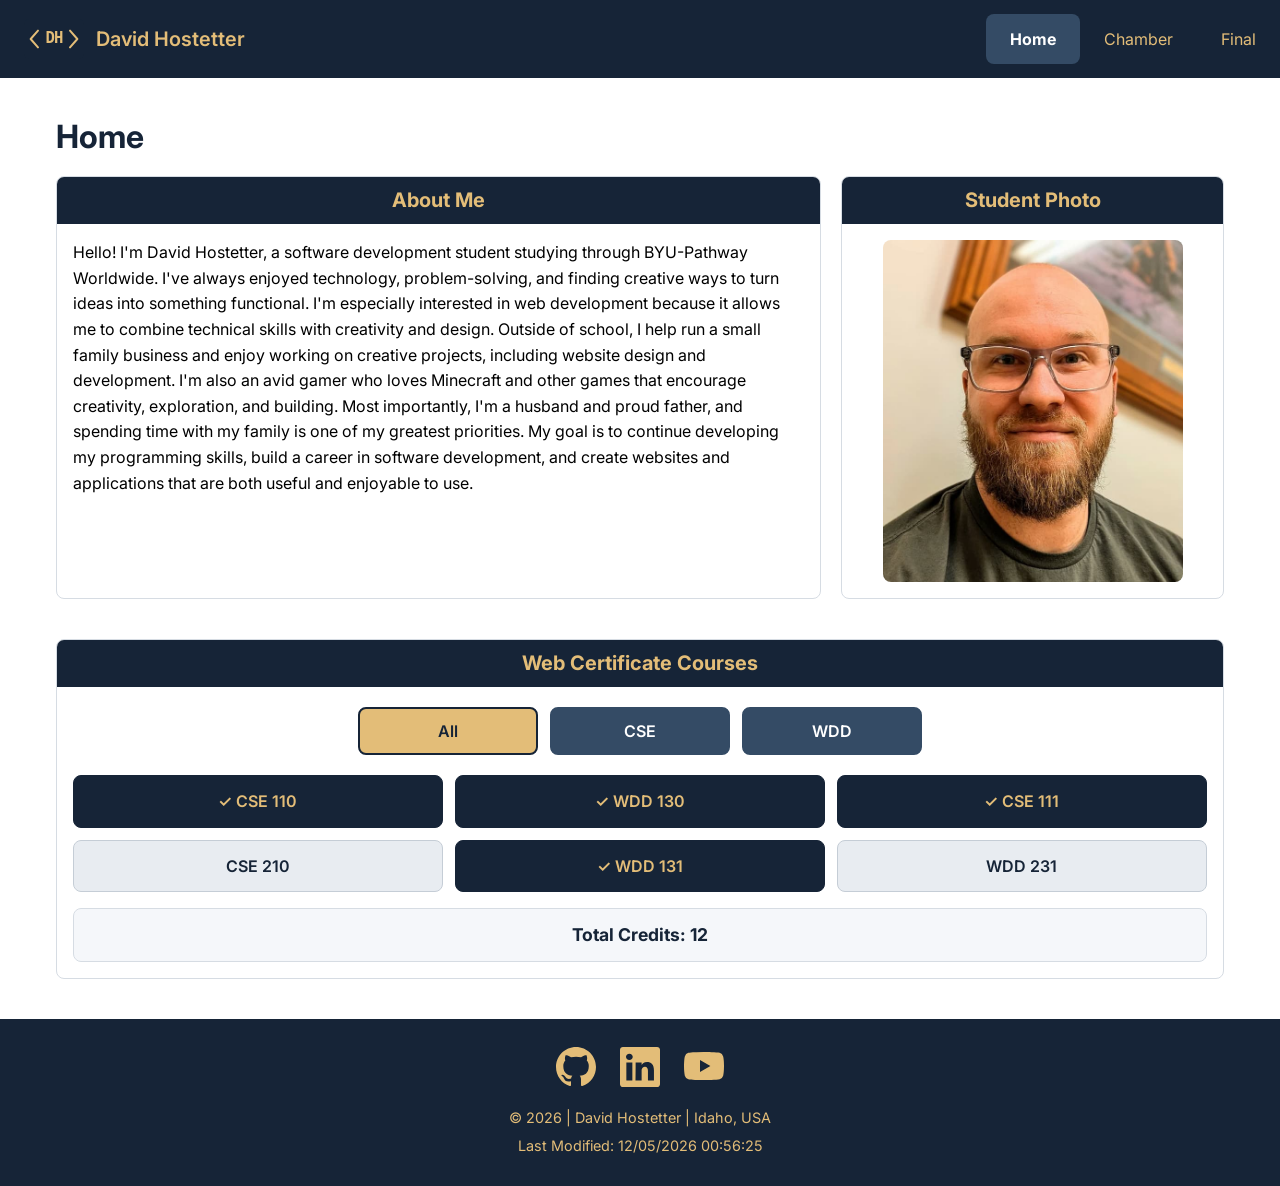
<file: index.html>
<!DOCTYPE html>
<html lang="en">

<head>
    <meta charset="UTF-8">
    <meta name="viewport" content="width=device-width, initial-scale=1.0">
    <link rel="preconnect" href="https://fonts.googleapis.com">
    <link rel="preconnect" href="https://fonts.gstatic.com" crossorigin>
    <link href="https://fonts.googleapis.com/css2?family=Inter:wght@400;500;600;700&display=swap" rel="stylesheet">
    <link rel="stylesheet" href="styles/normalize.css">
    <link rel="stylesheet" href="styles/small.css">
    <link rel="stylesheet" href="styles/larger.css">
    <script src="scripts/navigation.js" defer></script>
    <script src="scripts/getdates.js" defer></script>
    <script src="scripts/course.js" defer></script>
    <link rel="icon" href="favicon.ico">
    <title>WDD 231 - Web Frontend Development</title>

    <meta name="description"
        content="David Hostetter's software development course homepage featuring an introduction, and web development certificate courses.">
    <meta name="author" content="David Hostetter">
    <meta property="og:title" content="David Hostetter | WDD 231 Course Homepage">
    <meta property="og:description"
        content="Explore David Hostetter's WDD 231 course homepage, featuring web development and progress toward a software development certificate.">
    <meta property="og:image" content="https://lostwithzer0.github.io/wdd231/images/student-photo.jpg">
    <meta property="og:url" content="https://lostwithzer0.github.io/wdd231/index.html">
</head>

<body>
    <header>
        <img src="images/logo.svg" alt="DH developer logo" width="60" height="50">
        <span>David Hostetter</span>
        <button id="nav-button" class="hamburger" aria-label="Toggle navigation" aria-expanded="false">
        </button>
    </header>
    <nav id="primary-nav">
        <ul>
            <li class="current">
                <a href="index.html" aria-current="page">Home</a>
            </li>
            <li><a href="#">Chamber</a></li>
            <li><a href="#">Final</a></li>
        </ul>
    </nav>
    <main>
        <h1>Home</h1>

        <section class="about-me">
            <h2>About Me</h2>

            <p>
                Hello! I'm David Hostetter, a software development student studying through BYU-Pathway Worldwide. I've
                always enjoyed technology, problem-solving, and finding creative ways to turn ideas into something
                functional. I'm especially interested in web development because it allows me to combine technical
                skills with creativity and design.

                Outside of school, I help run a small family business and enjoy working on creative projects, including
                website design and development. I'm also an avid gamer who loves Minecraft and other games that
                encourage creativity, exploration, and building. Most importantly, I'm a husband and proud father, and
                spending time with my family is one of my greatest priorities.

                My goal is to continue developing my programming skills, build a career in software development, and
                create websites and applications that are both useful and enjoyable to use.
            </p>
        </section>

        <section class="student-photo">
            <h2>Student Photo</h2>

            <img src="images/student-photo.jpg" alt="Portrait of David Hostetter" width="400" height="400">
        </section>

        <section class="certificate">
            <h2>Web Certificate Courses</h2>

            <div class="course-filters">
                <button id="all" type="button">All</button>
                <button id="cse" type="button">CSE</button>
                <button id="wdd" type="button">WDD</button>
            </div>

            <div id="course-cards"></div>

            <p id="total-credits"></p>
        </section>

        <dialog id="course-details"></dialog>

    </main>
    <footer>
        <div class="social-links">
            <a href="https://github.com/LostwithZer0" target="_blank" rel="noopener noreferrer">
                <img src="images/github.svg" alt="GitHub profile" width="40" height="40">
            </a>

            <a href="https://www.linkedin.com/in/david-nephi-hostetter/" target="_blank" rel="noopener noreferrer">
                <img src="images/linkedin.svg" alt="LinkedIn profile" width="40" height="40">
            </a>

            <a href="https://www.youtube.com/@DavidHostetter-b9x" target="_blank" rel="noopener noreferrer">
                <img src="images/youtube.svg" alt="YouTube channel" width="40" height="40">
            </a>
        </div>
        <div class="footer-info">
            <p>
                &copy; <span id="currentyear"></span>
                | David Hostetter | Idaho, USA
            </p>

            <p>
                Last Modified: <span id="lastModified"></span>
            </p>
        </div>
    </footer>
</body>

</html>
</file>
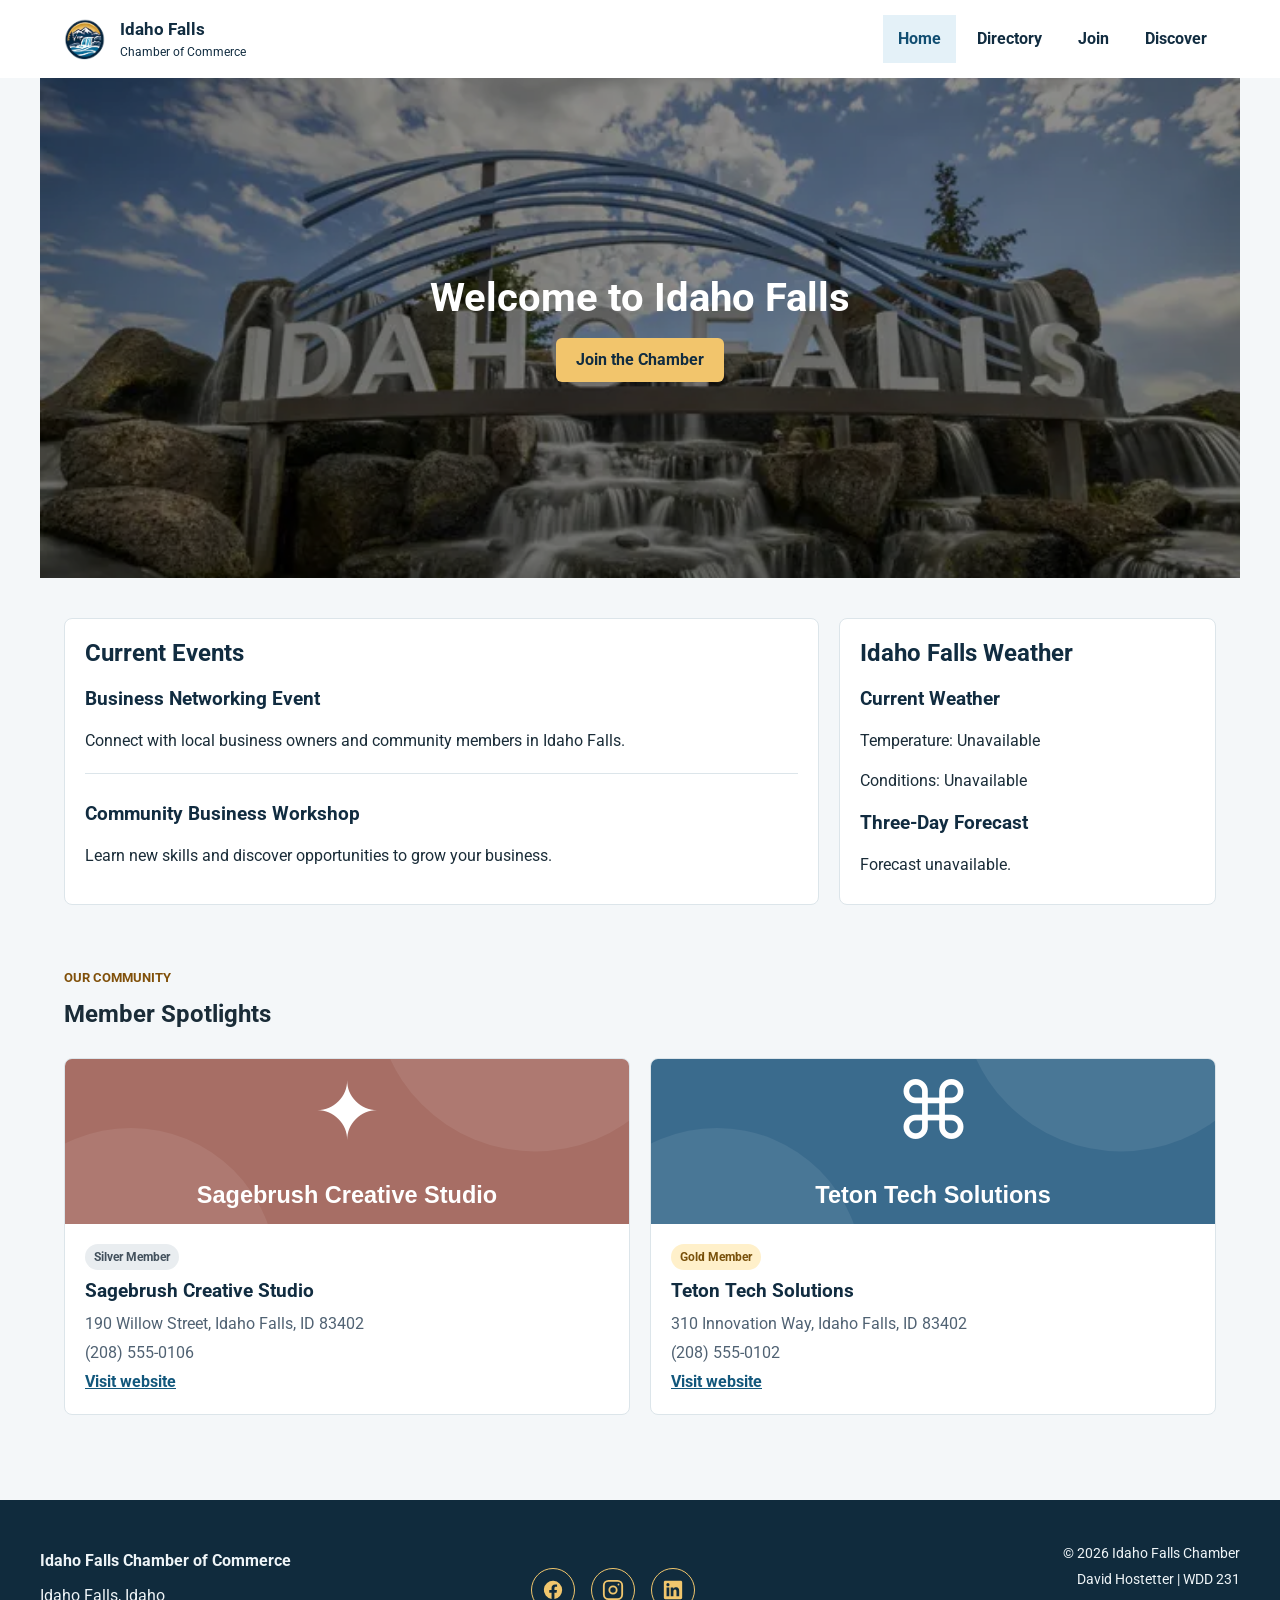
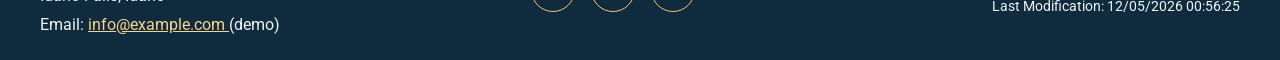
<file: chamber/index.html>
<!DOCTYPE html>
<html lang="en">

<head>
    <meta charset="UTF-8">
    <meta name="viewport" content="width=device-width, initial-scale=1.0">

    <meta name="description"
        content="Welcome to the Idaho Falls Chamber of Commerce. Discover local events, businesses, and opportunities to connect.">
    <meta name="author" content="David Hostetter">

    <meta property="og:type" content="website">
    <meta property="og:title" content="Home | Idaho Falls Chamber of Commerce">
    <meta property="og:description"
        content="Supporting local businesses and community connections in Idaho Falls, Idaho.">
    <meta property="og:image" content="https://lostwithzer0.github.io/wdd231/chamber/images/chamber-logo.webp">
    <meta property="og:url" content="https://lostwithzer0.github.io/wdd231/chamber/index.html">

    <title>Home | Idaho Falls Chamber of Commerce</title>

    <link rel="icon" type="image/x-icon" href="images/favicon.ico">
    <link rel="icon" type="image/png" sizes="256x256" href="images/favicon.png">

    <link rel="stylesheet" href="styles/normalize.css">
    <link rel="stylesheet" href="styles/small.css">
    <link rel="stylesheet" href="styles/larger.css">

    <script src="scripts/index.js" type="module"></script>

    <link rel="preconnect" href="https://fonts.googleapis.com">
    <link rel="preconnect" href="https://fonts.gstatic.com" crossorigin>
    <link href="https://fonts.googleapis.com/css2?family=Roboto:wght@400;500;600;700&display=swap" rel="stylesheet">
</head>

<body>

    <header class="site-header">
        <div class="header-inner">

            <a class="brand" href="index.html" aria-label="Idaho Falls Chamber of Commerce home">

                <img src="images/chamber-logo.webp" alt="" width="54" height="54">

                <span>
                    <strong>Idaho Falls</strong>
                    <small>Chamber of Commerce</small>
                </span>
            </a>

            <button id="menu-button" class="menu-button" type="button" aria-label="Open navigation"
                aria-expanded="false" aria-controls="primary-nav">
                ☰
            </button>

            <nav id="primary-nav" class="primary-nav" aria-label="Main navigation">

                <a href="index.html" aria-current="page">Home</a>
                <a href="directory.html">Directory</a>
                <a href="join.html">Join</a>
                <a href="discover.html">Discover</a>

            </nav>
        </div>
    </header>

    <main>

        <!-- Hero Section -->
        <section class="hero" aria-labelledby="page-title">

            <img src="images/hero.webp" alt="Scenic view of Idaho Falls, Idaho" width="1200" height="500"
                fetchpriority="high">

            <div class="hero-content">
                <h1 id="page-title">Welcome to Idaho Falls</h1>
                <a href="join.html" class="join-button">
                    Join the Chamber
                </a>
            </div>

        </section>

        <!-- Events and Weather -->
        <div class="home-content">

            <section class="events" aria-labelledby="events-title">
                <h2 id="events-title">Current Events</h2>

                <article>
                    <h3>Business Networking Event</h3>
                    <p>
                        Connect with local business owners and
                        community members in Idaho Falls.
                    </p>
                </article>

                <article>
                    <h3>Community Business Workshop</h3>
                    <p>
                        Learn new skills and discover opportunities
                        to grow your business.
                    </p>
                </article>

            </section>

            <section class="weather" aria-labelledby="weather-title">
                <h2 id="weather-title">Idaho Falls Weather</h2>

                <h3>Current Weather</h3>

                <p>
                    Temperature:
                    <span id="current-temp">Loading...</span>
                </p>

                <p>
                    Conditions:
                    <span id="weather-description">Loading...</span>
                </p>

                <h3>Three-Day Forecast</h3>

                <div id="forecast" aria-live="polite">
                    <p>Loading forecast...</p>
                </div>

            </section>

        </div>

        <!-- Member Spotlights -->
        <section class="directory-section" aria-labelledby="spotlights-title">

            <div class="section-heading">
                <div>
                    <p class="eyebrow">OUR COMMUNITY</p>
                    <h2 id="spotlights-title">
                        Member Spotlights
                    </h2>
                </div>
            </div>

            <div id="spotlights" class="members-grid" aria-live="polite" aria-busy="true">
                <p>Loading member spotlights...</p>
            </div>

        </section>

    </main>

    <footer class="site-footer">

        <div class="footer-inner">

            <div>
                <h2>Idaho Falls Chamber of Commerce</h2>

                <p>Idaho Falls, Idaho</p>

                <p>
                    Email:
                    <a href="mailto:info@example.com">
                        info@example.com
                    </a>
                    (demo)
                </p>
            </div>

            <div class="footer-links">

                <a href="https://www.facebook.com/" target="_blank" rel="noopener noreferrer" aria-label="Facebook">

                    <svg xmlns="http://www.w3.org/2000/svg" width="28" height="28" viewBox="0 0 24 24"
                        fill="currentColor" aria-hidden="true">
                        <path
                            d="M22 12a10 10 0 1 0-11.56 9.88v-6.99H7.9V12h2.54V9.8c0-2.5 1.49-3.89 3.77-3.89 1.09 0 2.23.2 2.23.2v2.46h-1.26c-1.24 0-1.63.77-1.63 1.56V12h2.77l-.44 2.89h-2.33v6.99A10 10 0 0 0 22 12Z" />
                    </svg>
                </a>

                <a href="https://www.instagram.com/" target="_blank" rel="noopener noreferrer" aria-label="Instagram">

                    <svg xmlns="http://www.w3.org/2000/svg" width="28" height="28" viewBox="0 0 24 24" fill="none"
                        stroke="currentColor" stroke-width="2" stroke-linecap="round" stroke-linejoin="round"
                        aria-hidden="true">
                        <rect x="2" y="2" width="20" height="20" rx="5" />
                        <circle cx="12" cy="12" r="4" />
                        <circle cx="18" cy="6" r="1" fill="currentColor" stroke="none" />
                    </svg>
                </a>

                <a href="https://www.linkedin.com/" target="_blank" rel="noopener noreferrer" aria-label="LinkedIn">

                    <svg xmlns="http://www.w3.org/2000/svg" width="28" height="28" viewBox="0 0 24 24"
                        fill="currentColor" aria-hidden="true">
                        <path
                            d="M20.45 2H3.55C2.69 2 2 2.68 2 3.52v16.96c0 .84.69 1.52 1.55 1.52h16.9c.86 0 1.55-.68 1.55-1.52V3.52c0-.84-.69-1.52-1.55-1.52ZM7.93 18.75H4.98V9.2h2.95v9.55ZM6.46 7.9a1.71 1.71 0 1 1 0-3.42 1.71 1.71 0 0 1 0 3.42Zm12.29 10.85H15.8V14.1c0-1.11-.02-2.54-1.55-2.54-1.55 0-1.79 1.21-1.79 2.46v4.73H9.51V9.2h2.83v1.3h.04c.39-.74 1.36-1.52 2.79-1.52 2.99 0 3.58 1.97 3.58 4.53v5.24Z" />
                    </svg>
                </a>

            </div>

            <div class="footer-meta">

                <p>
                    &copy; <span id="current-year"></span>
                    Idaho Falls Chamber
                </p>

                <p>David Hostetter | WDD 231</p>

                <p>
                    Last Modification:
                    <span id="last-modified"></span>
                </p>

            </div>

        </div>

    </footer>

</body>

</html>
</file>
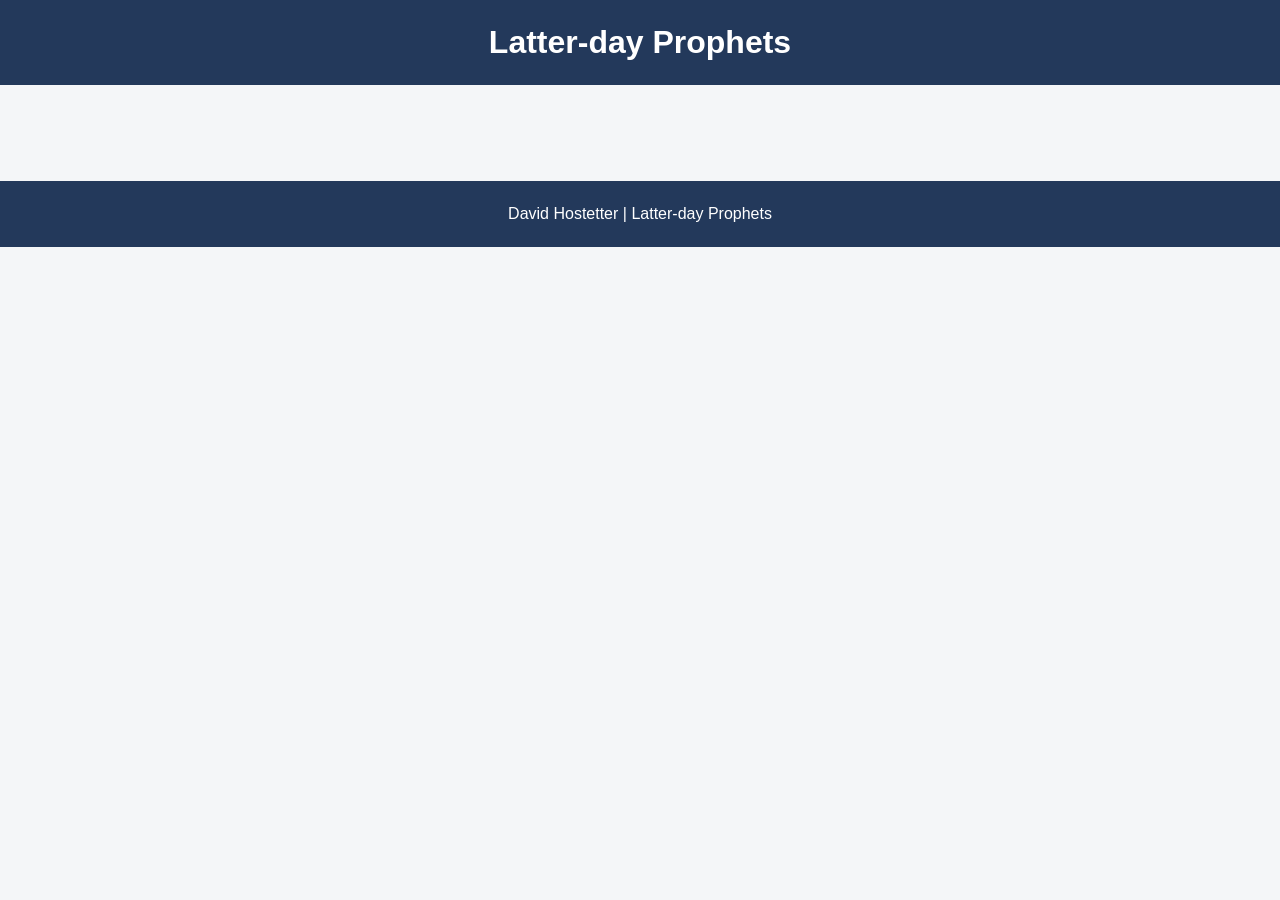
<file: prophets.html>
<!DOCTYPE html>
<html lang="en">

<head>
    <meta charset="UTF-8">
    <meta name="viewport" content="width=device-width, initial-scale=1.0">
    <meta name="description"
        content="A directory of latter-day prophets displaying their names, birthdates, birthplaces, and portraits.">
    <meta name="author" content="David Hostetter">
    <title>Latter-day Prophets | WDD 231</title>
    <link rel="icon" href="favicon.ico">
    <link rel="stylesheet" href="styles/normalize.css">
    <link rel="stylesheet" href="styles/prophets.css">
    <script src="scripts/prophets.js" defer></script>
</head>

<body>
    <header>
        <h1>Latter-day Prophets</h1>
    </header>

    <main>
        <div id="cards"></div>
    </main>

    <footer>
        David Hostetter | Latter-day Prophets
    </footer>
</body>

</html>
</file>
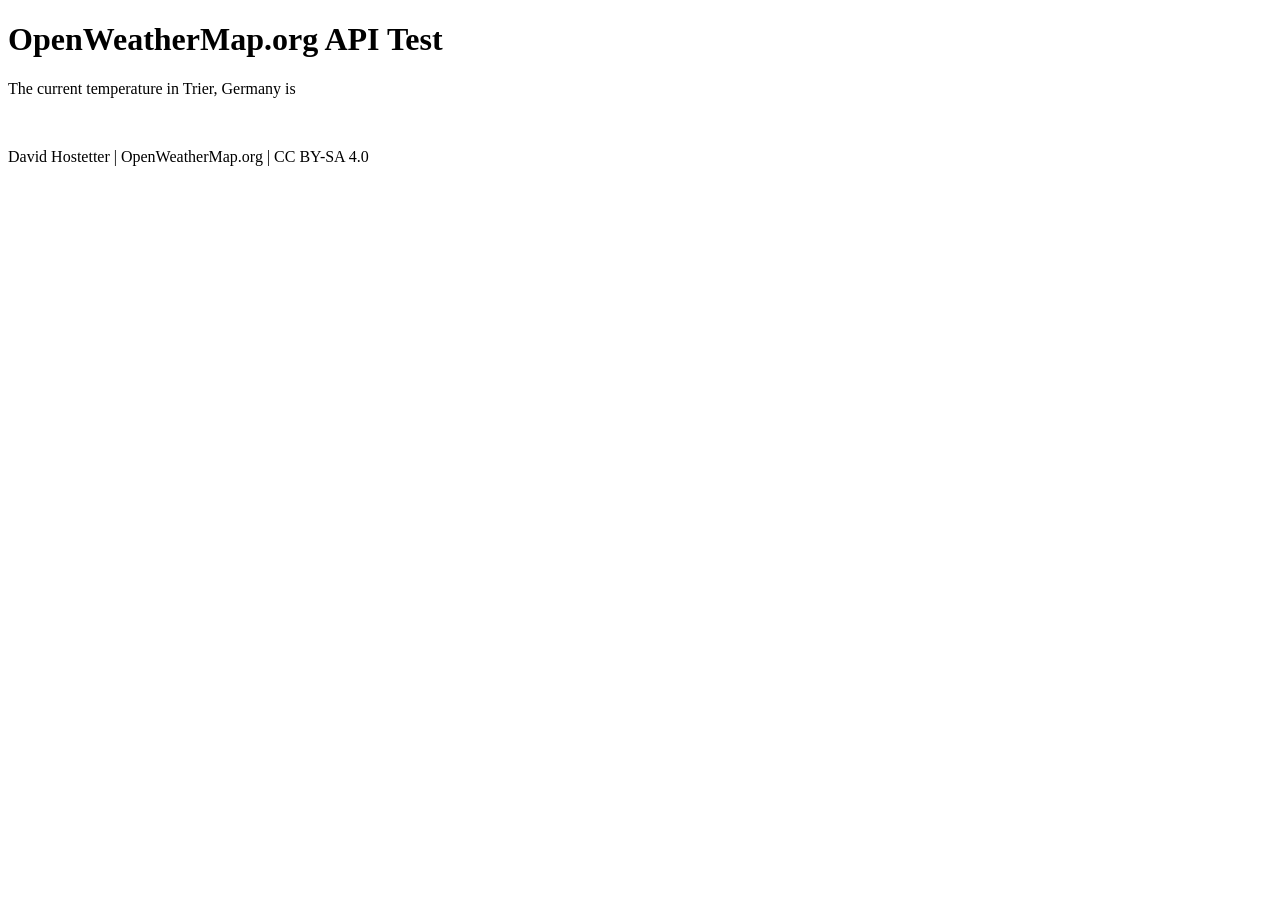
<file: weather.html>
<!DOCTYPE html>
<html lang="en">

<head>
    <meta charset="UTF-8">
    <meta name="viewport" content="width=device-width, initial-scale=1.0">
    <title>OpenWeatherMap API Test</title>
    <script src="./scripts/weather.js" defer></script>
</head>

<body>
    <header>
        <h1>OpenWeatherMap.org API Test</h1>
    </header>

    <main>
        <p>
            The current temperature in Trier, Germany is
            <span id="current-temp"></span>
        </p>

        <figure>
            <img id="weather-icon" alt="">
            <figcaption></figcaption>
        </figure>
    </main>

    <footer>
        David Hostetter | OpenWeatherMap.org | CC BY-SA 4.0
    </footer>
</body>

</html>
</file>
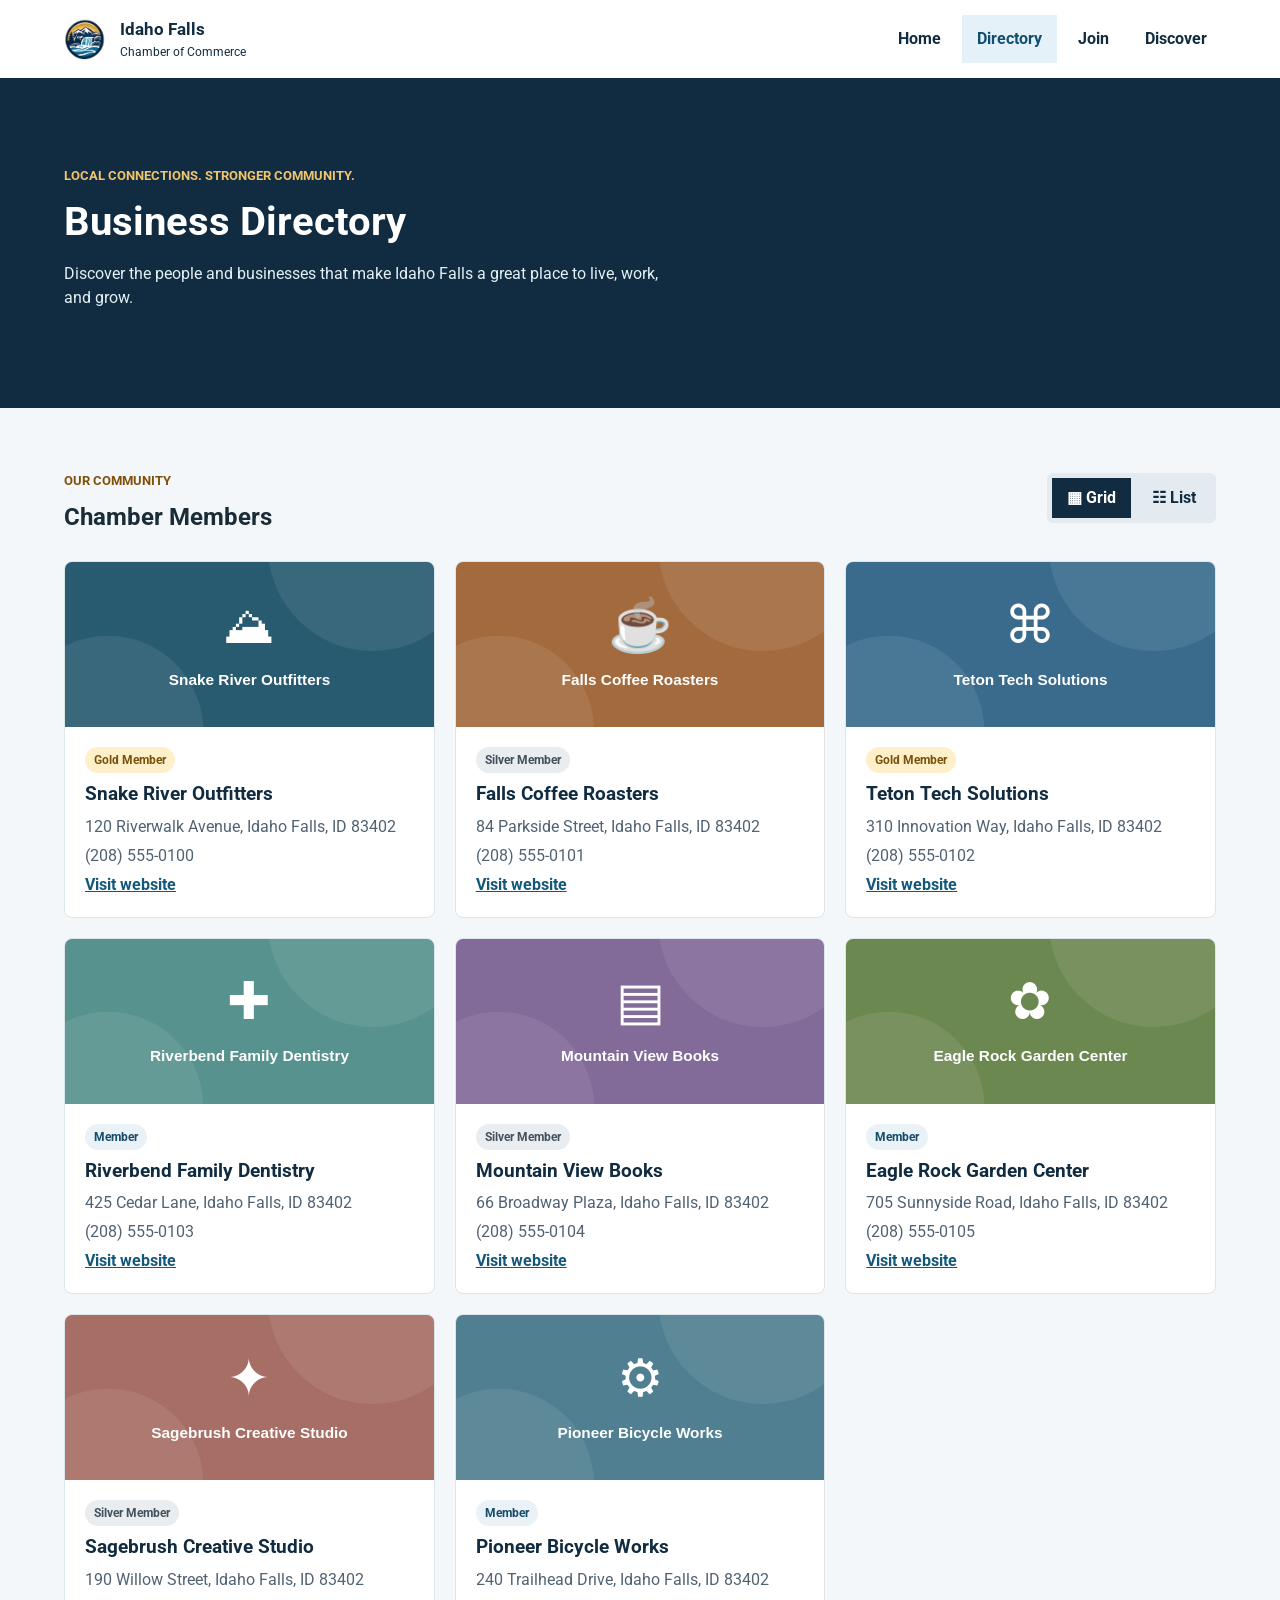
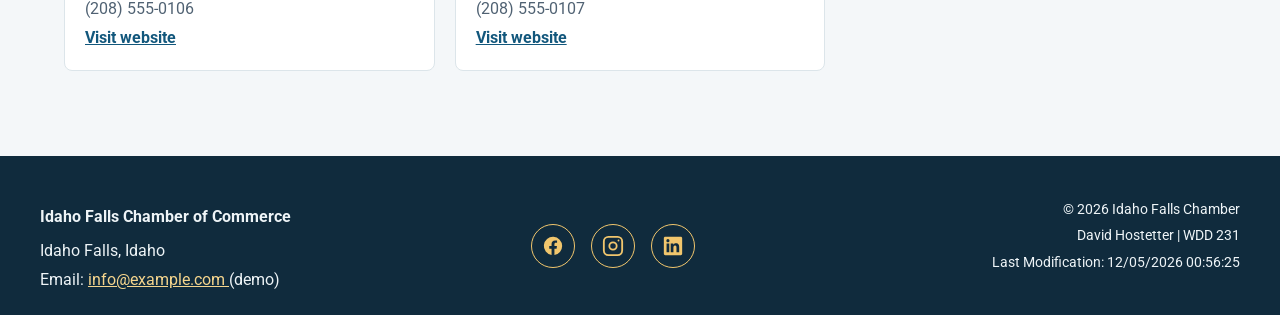
<file: chamber/directory.html>
<!DOCTYPE html>
<html lang="en">

<head>
    <meta charset="UTF-8">
    <meta name="viewport" content="width=device-width, initial-scale=1.0">

    <meta name="description"
        content="Discover Idaho Falls businesses and services in our Chamber of Commerce member directory.">
    <meta name="author" content="David Hostetter">

    <meta property="og:type" content="website">
    <meta property="og:title" content="Business Directory | Idaho Falls Chamber of Commerce">
    <meta property="og:description"
        content="Explore local businesses, services, and community connections in Idaho Falls, Idaho.">
    <meta property="og:image" content="https://lostwithzer0.github.io/wdd231/chamber/images/chamber-logo.png">
    <meta property="og:url" content="https://lostwithzer0.github.io/wdd231/chamber/directory.html">

    <title>Business Directory | Idaho Falls Chamber of Commerce</title>

    <link rel="icon" type="image/x-icon" href="images/favicon.ico">
    <link rel="icon" type="image/png" sizes="256x256" href="images/favicon.png">
    <link rel="stylesheet" href="styles/normalize.css">
    <link rel="stylesheet" href="styles/small.css">
    <link rel="stylesheet" href="styles/larger.css">
    <script src="scripts/directory.js" type="module"></script>

    <link rel="preconnect" href="https://fonts.googleapis.com">
    <link rel="preconnect" href="https://fonts.gstatic.com" crossorigin>
    <link href="https://fonts.googleapis.com/css2?family=Roboto:wght@400;500;600;700&display=swap" rel="stylesheet">
</head>

<body>

    <header class="site-header">
        <div class="header-inner">

            <a class="brand" href="index.html" aria-label="Idaho Falls Chamber of Commerce home">

                <img src="images/chamber-logo.webp" alt="" width="54" height="54" fetchpriority="high">

                <span>
                    <strong>Idaho Falls</strong>
                    <small>Chamber of Commerce</small>
                </span>
            </a>

            <button id="menu-button" class="menu-button" type="button" aria-label="Open navigation"
                aria-expanded="false" aria-controls="primary-nav">
                ☰
            </button>

            <nav id="primary-nav" class="primary-nav" aria-label="Main navigation">

                <a href="index.html">Home</a>

                <a href="directory.html" aria-current="page">
                    Directory
                </a>

                <a href="join.html">Join</a>

                <a href="discover.html">Discover</a>
            </nav>

        </div>
    </header>

    <main>

        <section class="intro" aria-labelledby="page-title">
            <div class="intro-inner">

                <p class="eyebrow">
                    LOCAL CONNECTIONS. STRONGER COMMUNITY.
                </p>

                <h1 id="page-title">Business Directory</h1>

                <p>
                    Discover the people and businesses that
                    make Idaho Falls a great place to live,
                    work, and grow.
                </p>

            </div>
        </section>

        <section class="directory-section" aria-labelledby="members-heading">

            <div class="section-heading">

                <div>
                    <p class="eyebrow">OUR COMMUNITY</p>
                    <h2 id="members-heading">Chamber Members</h2>
                </div>

                <div class="view-controls" role="group" aria-label="Directory layout">

                    <button id="grid-view" type="button" class="active" aria-pressed="true">
                        ▦ Grid
                    </button>

                    <button id="list-view" type="button" aria-pressed="false">
                        ☷ List
                    </button>

                </div>
            </div>

            <!-- Directory loaded with fetch and async/await -->
            <div id="members" class="members-grid" aria-live="polite" aria-busy="true">

                <p class="loading-message">
                    Loading businesses…
                </p>

            </div>

        </section>

    </main>

    <footer class="site-footer">

        <div class="footer-inner">

            <div>
                <h2>Idaho Falls Chamber of Commerce</h2>

                <p>Idaho Falls, Idaho</p>

                <p>
                    Email:
                    <a href="mailto:info@example.com">
                        info@example.com
                    </a>
                    (demo)
                </p>
            </div>

            <!-- Social Media Icons -->
            <div class="footer-links">

                <a href="https://www.facebook.com/" target="_blank" rel="noopener noreferrer" aria-label="Facebook">

                    <svg xmlns="http://www.w3.org/2000/svg" width="28" height="28" viewBox="0 0 24 24"
                        fill="currentColor" aria-hidden="true">

                        <path
                            d="M22 12a10 10 0 1 0-11.56 9.88v-6.99H7.9V12h2.54V9.8c0-2.5 1.49-3.89 3.77-3.89 1.09 0 2.23.2 2.23.2v2.46h-1.26c-1.24 0-1.63.77-1.63 1.56V12h2.77l-.44 2.89h-2.33v6.99A10 10 0 0 0 22 12Z" />
                    </svg>
                </a>

                <a href="https://www.instagram.com/" target="_blank" rel="noopener noreferrer" aria-label="Instagram">

                    <svg xmlns="http://www.w3.org/2000/svg" width="28" height="28" viewBox="0 0 24 24" fill="none"
                        stroke="currentColor" stroke-width="2" stroke-linecap="round" stroke-linejoin="round"
                        aria-hidden="true">

                        <rect x="2" y="2" width="20" height="20" rx="5" />
                        <circle cx="12" cy="12" r="4" />
                        <circle cx="18" cy="6" r="1" fill="currentColor" stroke="none" />
                    </svg>
                </a>

                <a href="https://www.linkedin.com/" target="_blank" rel="noopener noreferrer" aria-label="LinkedIn">

                    <svg xmlns="http://www.w3.org/2000/svg" width="28" height="28" viewBox="0 0 24 24"
                        fill="currentColor" aria-hidden="true">

                        <path
                            d="M20.45 2H3.55C2.69 2 2 2.68 2 3.52v16.96c0 .84.69 1.52 1.55 1.52h16.9c.86 0 1.55-.68 1.55-1.52V3.52c0-.84-.69-1.52-1.55-1.52ZM7.93 18.75H4.98V9.2h2.95v9.55ZM6.46 7.9a1.71 1.71 0 1 1 0-3.42 1.71 1.71 0 0 1 0 3.42Zm12.29 10.85H15.8V14.1c0-1.11-.02-2.54-1.55-2.54-1.55 0-1.79 1.21-1.79 2.46v4.73H9.51V9.2h2.83v1.3h.04c.39-.74 1.36-1.52 2.79-1.52 2.99 0 3.58 1.97 3.58 4.53v5.24Z" />
                    </svg>
                </a>

            </div>

            <div class="footer-meta">

                <p>
                    &copy; <span id="current-year"></span>
                    Idaho Falls Chamber
                </p>

                <p>David Hostetter | WDD 231</p>

                <p>
                    Last Modification:
                    <span id="last-modified"></span>
                </p>

            </div>

        </div>

    </footer>

</body>

</html>
</file>
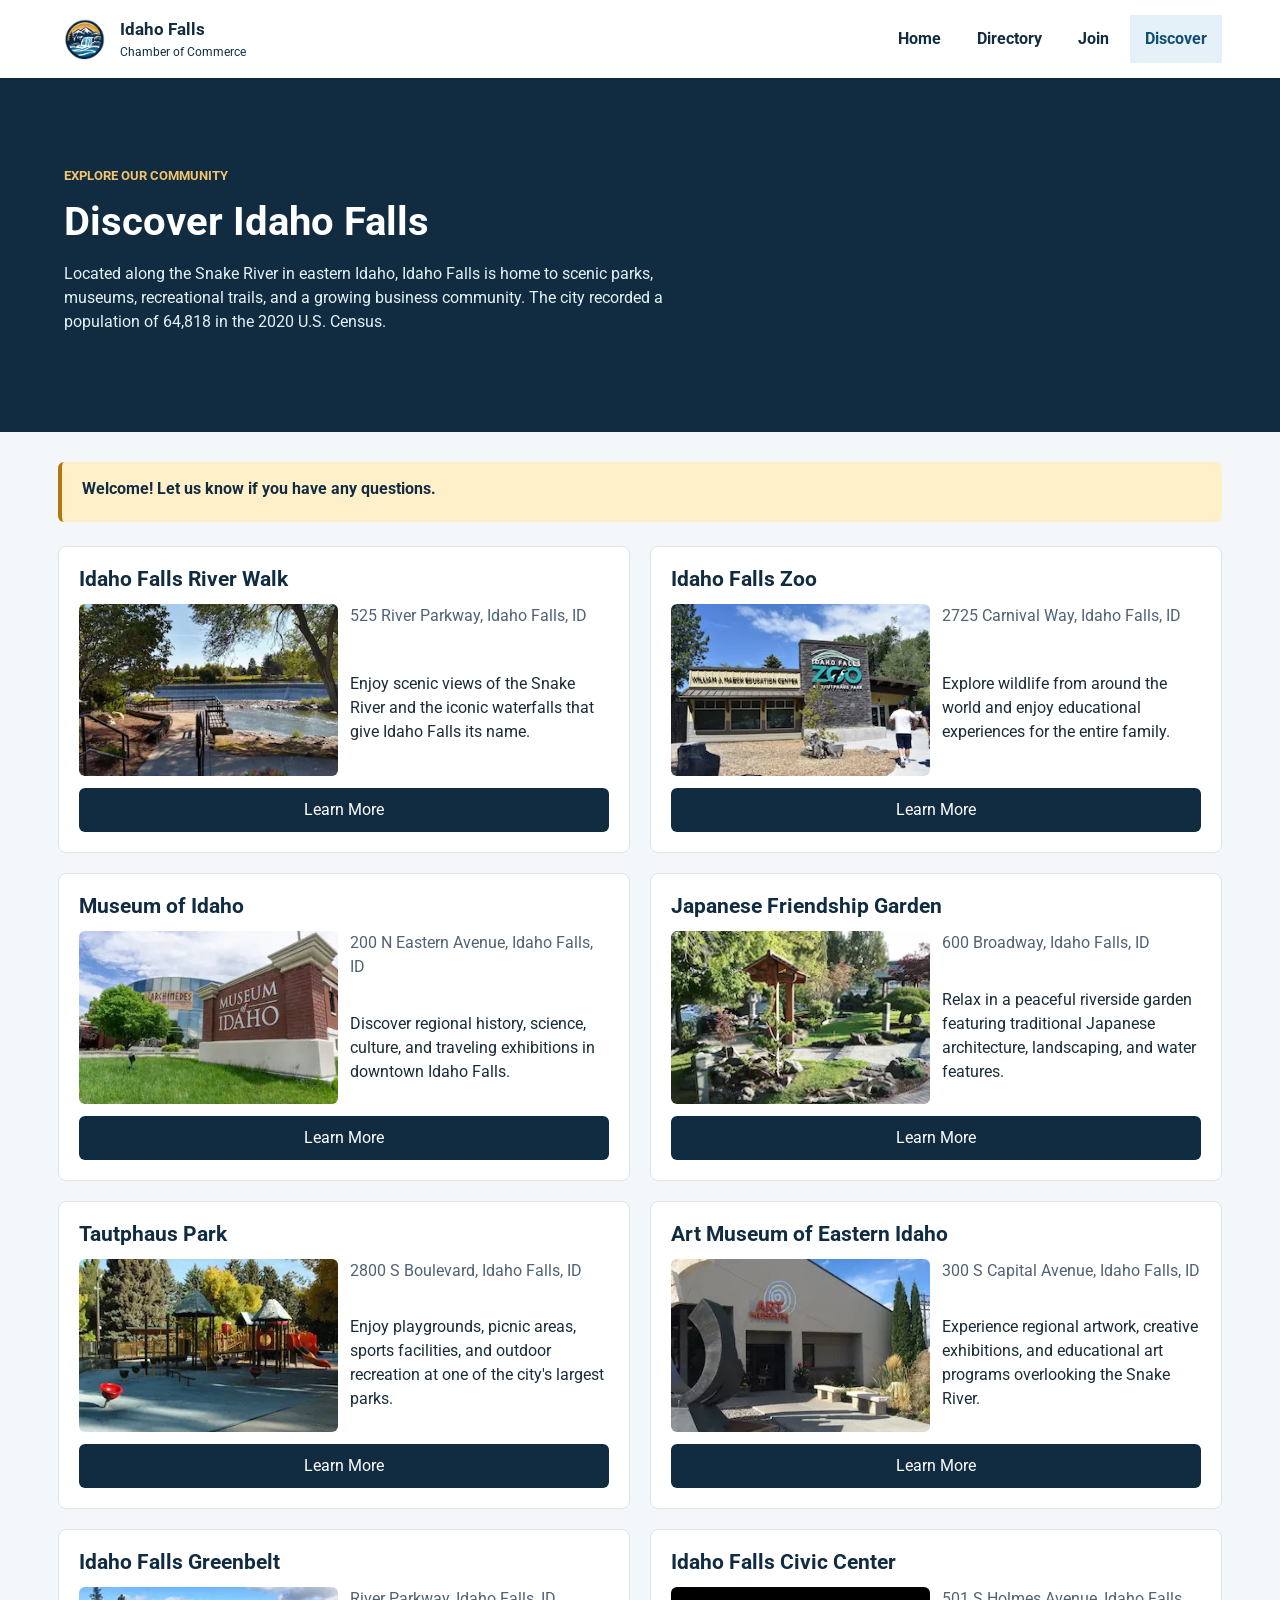
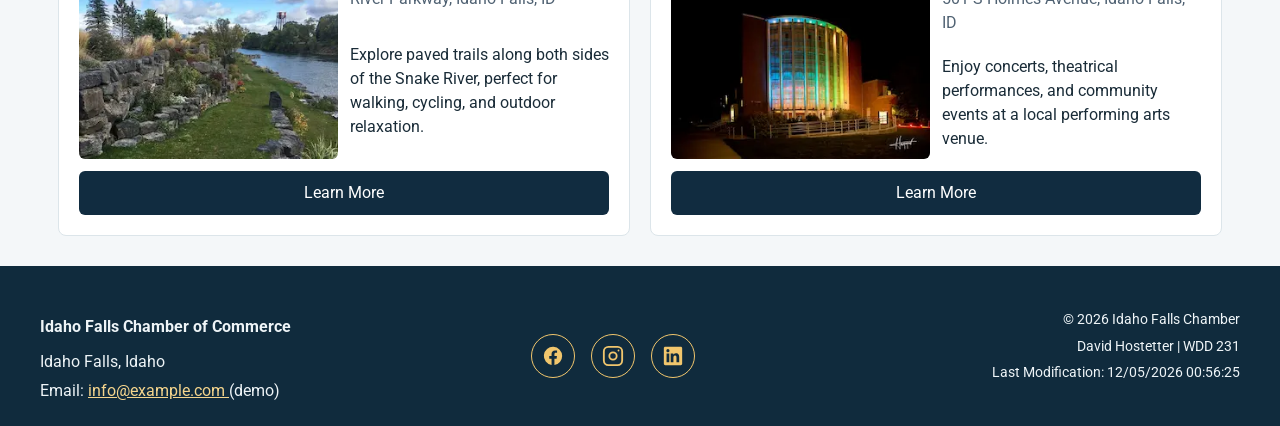
<file: chamber/discover.html>
<!DOCTYPE html>
<html lang="en">

<head>
    <meta charset="UTF-8">
    <meta name="viewport" content="width=device-width, initial-scale=1.0">

    <meta name="description"
        content="Discover local attractions, parks, museums, and recreational opportunities in Idaho Falls, Idaho.">
    <meta name="author" content="David Hostetter">

    <meta property="og:type" content="website">
    <meta property="og:title" content="Discover | Idaho Falls Chamber of Commerce">
    <meta property="og:description" content="Explore the attractions and community of Idaho Falls, Idaho.">
    <meta property="og:image" content="https://lostwithzer0.github.io/wdd231/chamber/images/hero.webp">
    <meta property="og:url" content="https://lostwithzer0.github.io/wdd231/chamber/discover.html">

    <title>Discover | Idaho Falls Chamber of Commerce</title>

    <link rel="icon" type="image/x-icon" href="images/favicon.ico">
    <link rel="icon" type="image/png" sizes="256x256" href="images/favicon.png">
    <link rel="preconnect" href="https://fonts.googleapis.com">
    <link rel="preconnect" href="https://fonts.gstatic.com" crossorigin>
    <link href="https://fonts.googleapis.com/css2?family=Roboto:wght@400;500;600;700&display=swap" rel="stylesheet">

    <link rel="stylesheet" href="styles/normalize.css">
    <link rel="stylesheet" href="styles/small.css">
    <link rel="stylesheet" href="styles/larger.css">

    <script src="scripts/discover.mjs" type="module"></script>
</head>

<body>

    <header class="site-header">
        <div class="header-inner">

            <a class="brand" href="index.html" aria-label="Idaho Falls Chamber of Commerce home">
                <img src="images/chamber-logo.webp" alt="" width="54" height="54">

                <span>
                    <strong>Idaho Falls</strong>
                    <small>Chamber of Commerce</small>
                </span>
            </a>

            <button id="menu-button" class="menu-button" type="button" aria-label="Open navigation"
                aria-expanded="false" aria-controls="primary-nav">
                ☰
            </button>

            <nav id="primary-nav" class="primary-nav" aria-label="Main navigation">
                <a href="index.html">Home</a>
                <a href="directory.html">Directory</a>
                <a href="join.html">Join</a>
                <a href="discover.html" aria-current="page">Discover</a>
            </nav>

        </div>
    </header>

    <main>

        <section class="intro">
            <div class="intro-inner">
                <p class="eyebrow">EXPLORE OUR COMMUNITY</p>
                <h1>Discover Idaho Falls</h1>
                <p>
                    Located along the Snake River in eastern Idaho,
                    Idaho Falls is home to scenic parks, museums,
                    recreational trails, and a growing business community.
                    The city recorded a population of 64,818 in the
                    2020 U.S. Census.
                </p>
            </div>
        </section>

        <div class="discover-main">

            <aside class="visitor-message" aria-label="Visitor information">
                <p id="visit-message" aria-live="polite"></p>
            </aside>

            <div id="attractions" class="discover-grid"></div>

        </div>

    </main>

    <footer class="site-footer">

        <div class="footer-inner">

            <div>
                <h2>Idaho Falls Chamber of Commerce</h2>
                <p>Idaho Falls, Idaho</p>

                <p>
                    Email:
                    <a href="mailto:info@example.com">
                        info@example.com
                    </a>
                    (demo)
                </p>
            </div>

            <div class="footer-links">

                <a href="https://www.facebook.com/" target="_blank" rel="noopener noreferrer" aria-label="Facebook">

                    <svg xmlns="http://www.w3.org/2000/svg" width="28" height="28" viewBox="0 0 24 24"
                        fill="currentColor" aria-hidden="true">
                        <path
                            d="M22 12a10 10 0 1 0-11.56 9.88v-6.99H7.9V12h2.54V9.8c0-2.5 1.49-3.89 3.77-3.89 1.09 0 2.23.2 2.23.2v2.46h-1.26c-1.24 0-1.63.77-1.63 1.56V12h2.77l-.44 2.89h-2.33v6.99A10 10 0 0 0 22 12Z" />
                    </svg>
                </a>

                <a href="https://www.instagram.com/" target="_blank" rel="noopener noreferrer" aria-label="Instagram">

                    <svg xmlns="http://www.w3.org/2000/svg" width="28" height="28" viewBox="0 0 24 24" fill="none"
                        stroke="currentColor" stroke-width="2" stroke-linecap="round" stroke-linejoin="round"
                        aria-hidden="true">
                        <rect x="2" y="2" width="20" height="20" rx="5" />
                        <circle cx="12" cy="12" r="4" />
                        <circle cx="18" cy="6" r="1" fill="currentColor" stroke="none" />
                    </svg>
                </a>

                <a href="https://www.linkedin.com/" target="_blank" rel="noopener noreferrer" aria-label="LinkedIn">

                    <svg xmlns="http://www.w3.org/2000/svg" width="28" height="28" viewBox="0 0 24 24"
                        fill="currentColor" aria-hidden="true">
                        <path
                            d="M20.45 2H3.55C2.69 2 2 2.68 2 3.52v16.96c0 .84.69 1.52 1.55 1.52h16.9c.86 0 1.55-.68 1.55-1.52V3.52c0-.84-.69-1.52-1.55-1.52ZM7.93 18.75H4.98V9.2h2.95v9.55ZM6.46 7.9a1.71 1.71 0 1 1 0-3.42 1.71 1.71 0 0 1 0 3.42Zm12.29 10.85H15.8V14.1c0-1.11-.02-2.54-1.55-2.54-1.55 0-1.79 1.21-1.79 2.46v4.73H9.51V9.2h2.83v1.3h.04c.39-.74 1.35-1.55 2.79-1.55 2.99 0 3.58 1.97 3.58 4.53v5.24Z" />
                    </svg>
                </a>

            </div>

            <div class="footer-meta">

                <p>
                    &copy; <span id="current-year"></span>
                    Idaho Falls Chamber
                </p>

                <p>David Hostetter | WDD 231</p>

                <p>
                    Last Modification:
                    <span id="last-modified"></span>
                </p>

            </div>

        </div>

    </footer>

</body>

</html>
</file>
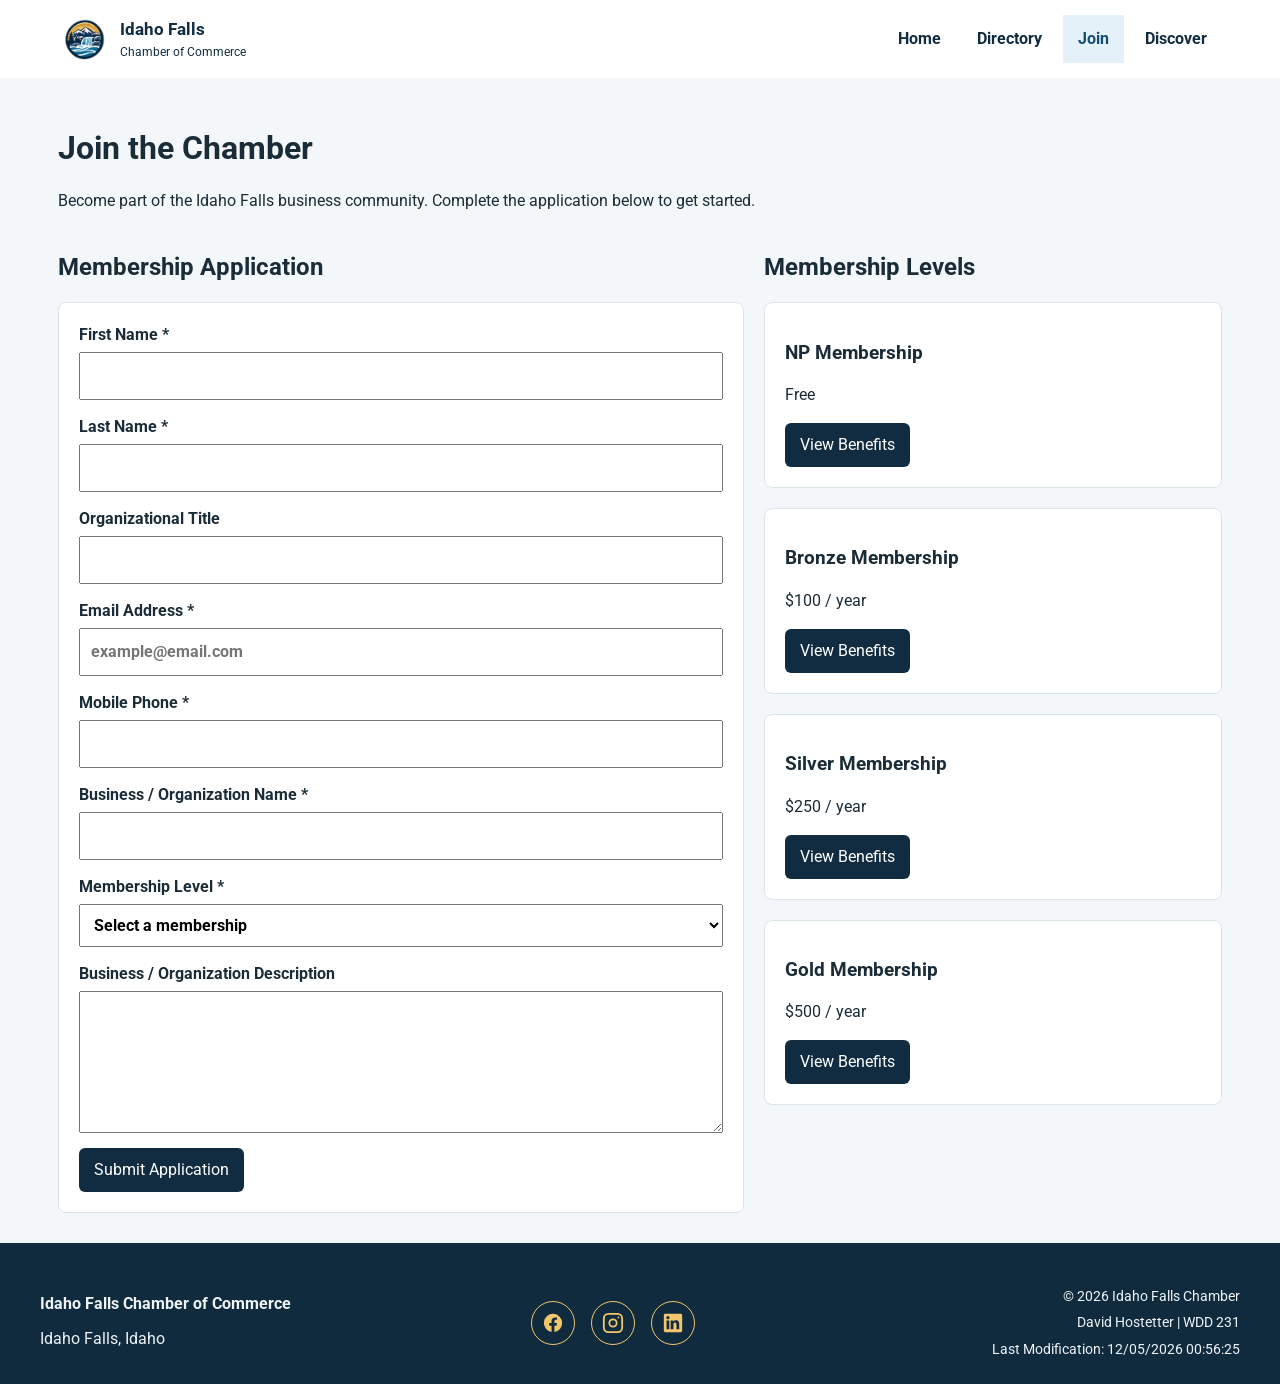
<file: chamber/join.html>
<!DOCTYPE html>
<html lang="en">

<head>
    <meta charset="UTF-8">
    <meta name="viewport" content="width=device-width, initial-scale=1.0">
    <meta name="description"
        content="Join the Idaho Falls Chamber of Commerce. Explore membership levels and apply online.">
    <meta name="author" content="David Hostetter">

    <meta property="og:type" content="website">
    <meta property="og:title" content="Join | Idaho Falls Chamber of Commerce">
    <meta property="og:description" content="Apply for membership with the Idaho Falls Chamber of Commerce.">

    <meta property="og:image" content="https://lostwithzer0.github.io/wdd231/chamber/images/chamber-social.png">

    <meta property="og:url" content="https://lostwithzer0.github.io/wdd231/chamber/join.html">

    <title>Join | Idaho Falls Chamber of Commerce</title>

    <link rel="icon" href="images/favicon.ico">
    <link rel="stylesheet" href="styles/normalize.css">
    <link rel="stylesheet" href="styles/small.css">
    <link rel="stylesheet" href="styles/larger.css">


    <link rel="preconnect" href="https://fonts.googleapis.com">
    <link rel="preconnect" href="https://fonts.gstatic.com" crossorigin>
    <link href="https://fonts.googleapis.com/css2?family=Roboto:wght@400;500;600;700&display=swap" rel="stylesheet">

    <script src="scripts/join.js" defer></script>
</head>

<body>
    <header class="site-header">
        <div class="header-inner">
            <a class="brand" href="index.html" aria-label="Idaho Falls Chamber of Commerce home">
                <img src="images/chamber-logo.webp" alt="" width="54" height="54">
                <span>
                    <strong>Idaho Falls</strong>
                    <small>Chamber of Commerce</small>
                </span>
            </a>

            <button id="menu-button" class="menu-button" type="button" aria-label="Open navigation"
                aria-expanded="false" aria-controls="primary-nav">☰</button>

            <nav id="primary-nav" class="primary-nav" aria-label="Main navigation">
                <a href="index.html">Home</a>
                <a href="directory.html">Directory</a>
                <a href="join.html" aria-current="page">Join</a>
                <a href="discover.html">Discover</a>
            </nav>
        </div>
    </header>

    <main class="join-main">
        <h1>Join the Chamber</h1>
        <p>Become part of the Idaho Falls business community. Complete the application below to get started.</p>

        <div class="join-layout">
            <section class="application-section">
                <h2>Membership Application</h2>

                <form method="get" action="thankyou.html">
                    <label>
                        First Name *
                        <input type="text" name="firstName" title="Enter your first name" autocomplete="given-name"
                            required>
                    </label>

                    <label>
                        Last Name *
                        <input type="text" name="lastName" title="Enter your last name" autocomplete="family-name"
                            required>
                    </label>

                    <label>
                        Organizational Title
                        <input type="text" name="organizationTitle"
                            title="Use at least seven letters, spaces, or hyphens" autocomplete="organization-title"
                            pattern="[A-Za-z\s-]{7,}">
                    </label>

                    <label>
                        Email Address *
                        <input type="email" name="email" title="Enter your email address" autocomplete="email"
                            placeholder="example@email.com" required>
                    </label>

                    <label>
                        Mobile Phone *
                        <input type="tel" name="phone" title="Enter your mobile phone number" autocomplete="tel"
                            required>
                    </label>

                    <label>
                        Business / Organization Name *
                        <input type="text" name="organization" title="Enter your business or organization name"
                            autocomplete="organization" required>
                    </label>

                    <label>
                        Membership Level *
                        <select name="membership" title="Select a membership level" required>
                            <option value="">Select a membership</option>
                            <option value="np">NP Membership</option>
                            <option value="bronze">Bronze Membership</option>
                            <option value="silver">Silver Membership</option>
                            <option value="gold">Gold Membership</option>
                        </select>
                    </label>

                    <label>
                        Business / Organization Description
                        <textarea name="description" rows="5" title="Describe your business or organization"></textarea>
                    </label>

                    <input type="hidden" name="timestamp" id="timestamp">

                    <button type="submit" class="submit-button">
                        Submit Application
                    </button>
                </form>
            </section>

            <section class="membership-section">
                <h2>Membership Levels</h2>

                <div class="membership-cards">
                    <article class="membership-card">
                        <h3>NP Membership</h3>
                        <p>Free</p>
                        <a href="#np-modal" class="modal-link">View Benefits</a>
                    </article>

                    <article class="membership-card">
                        <h3>Bronze Membership</h3>
                        <p>$100 / year</p>
                        <a href="#bronze-modal" class="modal-link">View Benefits</a>
                    </article>

                    <article class="membership-card">
                        <h3>Silver Membership</h3>
                        <p>$250 / year</p>
                        <a href="#silver-modal" class="modal-link">View Benefits</a>
                    </article>

                    <article class="membership-card">
                        <h3>Gold Membership</h3>
                        <p>$500 / year</p>
                        <a href="#gold-modal" class="modal-link">View Benefits</a>
                    </article>
                </div>
            </section>
        </div>

        <dialog id="np-modal" class="membership-modal" aria-labelledby="np-title">
            <h2 id="np-title">NP Membership</h2>
            <p><strong>Cost:</strong> Free</p>
            <ul>
                <li>Business directory listing</li>
                <li>Community networking opportunities</li>
                <li>Chamber newsletters</li>
            </ul>
            <button type="button" class="close-modal">Close</button>
        </dialog>

        <dialog id="bronze-modal" class="membership-modal" aria-labelledby="bronze-title">
            <h2 id="bronze-title">Bronze Membership</h2>
            <p><strong>Cost:</strong> $100 / year</p>
            <ul>
                <li>All NP membership benefits</li>
                <li>Business training workshops</li>
                <li>Discounted chamber events</li>
            </ul>
            <button type="button" class="close-modal">Close</button>
        </dialog>

        <dialog id="silver-modal" class="membership-modal" aria-labelledby="silver-title">
            <h2 id="silver-title">Silver Membership</h2>
            <p><strong>Cost:</strong> $250 / year</p>
            <ul>
                <li>All Bronze membership benefits</li>
                <li>Advertising opportunities</li>
                <li>Business spotlight consideration</li>
                <li>Additional event discounts</li>
            </ul>
            <button type="button" class="close-modal">Close</button>
        </dialog>

        <dialog id="gold-modal" class="membership-modal" aria-labelledby="gold-title">
            <h2 id="gold-title">Gold Membership</h2>
            <p><strong>Cost:</strong> $500 / year</p>
            <ul>
                <li>All Silver membership benefits</li>
                <li>Priority business spotlight placement</li>
                <li>Premium advertising opportunities</li>
                <li>Exclusive networking events</li>
                <li>Complimentary training sessions</li>
            </ul>
            <button type="button" class="close-modal">Close</button>
        </dialog>
    </main>

    <footer class="site-footer">
        <div class="footer-inner">
            <div>
                <h2>Idaho Falls Chamber of Commerce</h2>
                <p>Idaho Falls, Idaho</p>
            </div>


            <div class="footer-links">

                <a href="https://www.facebook.com/" target="_blank" rel="noopener noreferrer" aria-label="Facebook">

                    <svg xmlns="http://www.w3.org/2000/svg" width="28" height="28" viewBox="0 0 24 24"
                        fill="currentColor" aria-hidden="true">
                        <path
                            d="M22 12a10 10 0 1 0-11.56 9.88v-6.99H7.9V12h2.54V9.8c0-2.5 1.49-3.89 3.77-3.89 1.09 0 2.23.2 2.23.2v2.46h-1.26c-1.24 0-1.63.77-1.63 1.56V12h2.77l-.44 2.89h-2.33v6.99A10 10 0 0 0 22 12Z" />
                    </svg>
                </a>

                <a href="https://www.instagram.com/" target="_blank" rel="noopener noreferrer" aria-label="Instagram">

                    <svg xmlns="http://www.w3.org/2000/svg" width="28" height="28" viewBox="0 0 24 24" fill="none"
                        stroke="currentColor" stroke-width="2" stroke-linecap="round" stroke-linejoin="round"
                        aria-hidden="true">

                        <rect x="2" y="2" width="20" height="20" rx="5" />
                        <circle cx="12" cy="12" r="4" />
                        <circle cx="18" cy="6" r="1" fill="currentColor" stroke="none" />
                    </svg>
                </a>

                <a href="https://www.linkedin.com/" target="_blank" rel="noopener noreferrer" aria-label="LinkedIn">

                    <svg xmlns="http://www.w3.org/2000/svg" width="28" height="28" viewBox="0 0 24 24"
                        fill="currentColor" aria-hidden="true">

                        <path
                            d="M20.45 2H3.55C2.69 2 2 2.68 2 3.52v16.96c0 .84.69 1.52 1.55 1.52h16.9c.86 0 1.55-.68 1.55-1.52V3.52c0-.84-.69-1.52-1.55-1.52ZM7.93 18.75H4.98V9.2h2.95v9.55ZM6.46 7.9a1.71 1.71 0 1 1 0-3.42 1.71 1.71 0 0 1 0 3.42Zm12.29 10.85H15.8V14.1c0-1.11-.02-2.54-1.55-2.54-1.55 0-1.79 1.21-1.79 2.46v4.73H9.51V9.2h2.83v1.3h.04c.39-.74 1.36-1.52 2.79-1.52 2.99 0 3.58 1.97 3.58 4.53v5.24Z" />
                    </svg>
                </a>

            </div>


            <div class="footer-meta">
                <p>&copy; <span id="current-year"></span> Idaho Falls Chamber</p>
                <p>David Hostetter | WDD 231</p>
                <p>Last Modification: <span id="last-modified"></span></p>
            </div>
        </div>

    </footer>
</body>

</html>
</file>
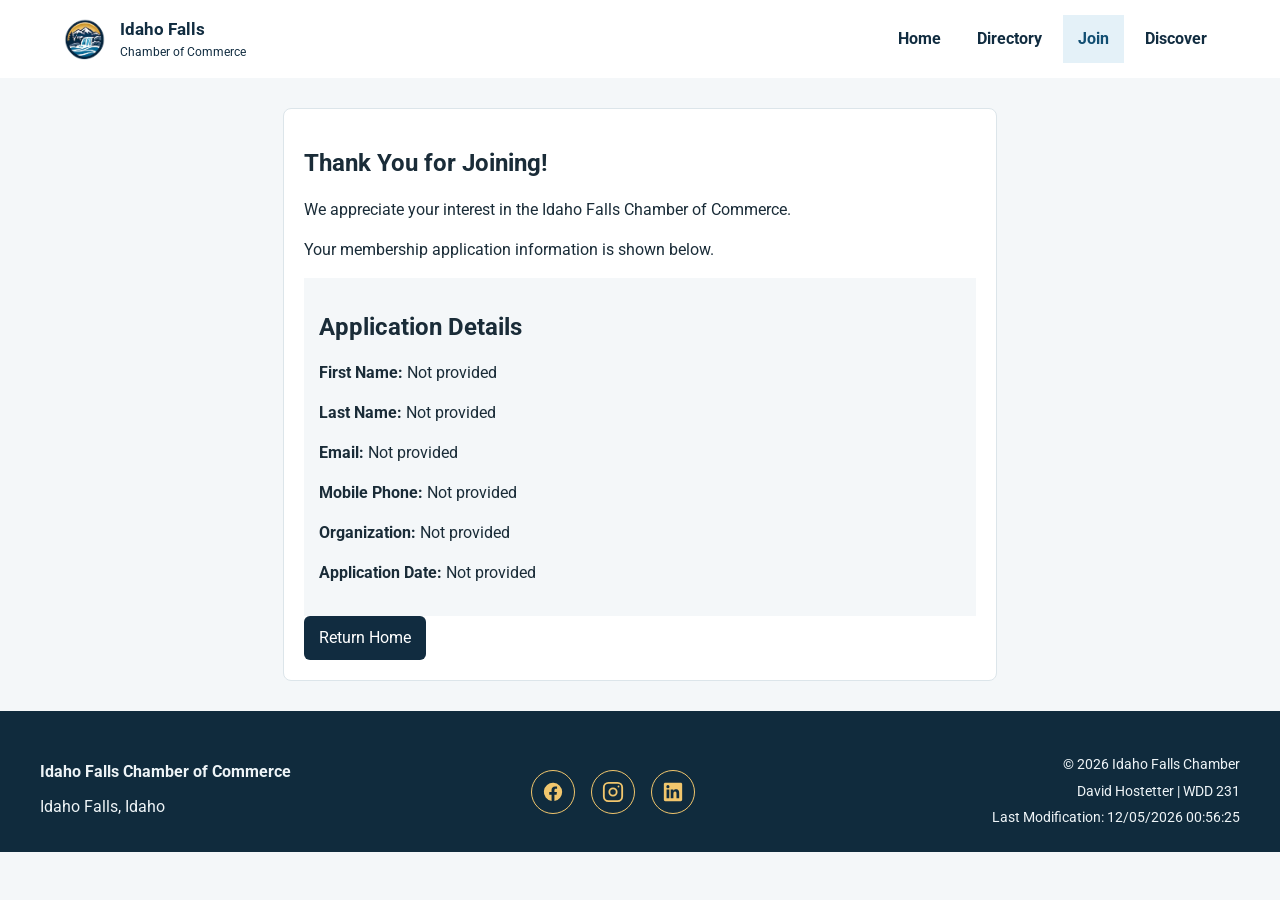
<file: chamber/thankyou.html>
<!DOCTYPE html>
<html lang="en">

<head>
    <meta charset="UTF-8">
    <meta name="viewport" content="width=device-width, initial-scale=1.0">
    <meta name="description" content="Thank you for applying to join the Idaho Falls Chamber of Commerce.">
    <meta name="author" content="David Hostetter">

    <meta property="og:type" content="website">
    <meta property="og:title" content="Thank You | Idaho Falls Chamber of Commerce">
    <meta property="og:description" content="Membership application confirmation.">
    <meta property="og:image" content="https://lostwithzer0.github.io/wdd231/chamber/images/chamber-logo.webp">
    <meta property="og:url" content="https://lostwithzer0.github.io/wdd231/chamber/thankyou.html">

    <title>Thank You | Idaho Falls Chamber of Commerce</title>

    <link rel="icon" href="images/favicon.ico">
    <link rel="stylesheet" href="styles/normalize.css">
    <link rel="stylesheet" href="styles/small.css">
    <link rel="stylesheet" href="styles/larger.css">


    <link rel="preconnect" href="https://fonts.googleapis.com">
    <link rel="preconnect" href="https://fonts.gstatic.com" crossorigin>
    <link href="https://fonts.googleapis.com/css2?family=Roboto:wght@400;500;600;700&display=swap" rel="stylesheet">

    <script src="scripts/thankyou.js" defer></script>
</head>

<body>
    <header class="site-header">
        <div class="header-inner">
            <a class="brand" href="index.html" aria-label="Idaho Falls Chamber of Commerce home">
                <img src="images/chamber-logo.webp" alt="" width="54" height="54">
                <span>
                    <strong>Idaho Falls</strong>
                    <small>Chamber of Commerce</small>
                </span>
            </a>

            <button id="menu-button" class="menu-button" type="button" aria-label="Open navigation"
                aria-expanded="false" aria-controls="primary-nav">☰</button>

            <nav id="primary-nav" class="primary-nav" aria-label="Main navigation">
                <a href="index.html">Home</a>
                <a href="directory.html">Directory</a>
                <a href="join.html" aria-current="page">Join</a>
                <a href="discover.html">Discover</a>
            </nav>
        </div>
    </header>

    <main class="thankyou-main">
        <section class="confirmation-card">
            <h1>Thank You for Joining!</h1>
            <p>We appreciate your interest in the Idaho Falls Chamber of Commerce.</p>
            <p>Your membership application information is shown below.</p>

            <div class="confirmation-details">
                <h2>Application Details</h2>

                <p><strong>First Name:</strong> <span id="firstName"></span></p>
                <p><strong>Last Name:</strong> <span id="lastName"></span></p>
                <p><strong>Email:</strong> <span id="email"></span></p>
                <p><strong>Mobile Phone:</strong> <span id="phone"></span></p>
                <p><strong>Organization:</strong> <span id="organization"></span></p>
                <p><strong>Application Date:</strong> <span id="timestamp"></span></p>
            </div>

            <a href="index.html" class="return-button">Return Home</a>
        </section>
    </main>

    <footer class="site-footer">
        <div class="footer-inner">
            <div>
                <h2>Idaho Falls Chamber of Commerce</h2>
                <p>Idaho Falls, Idaho</p>

            </div>


            <div class="footer-links">

                <a href="https://www.facebook.com/" target="_blank" rel="noopener noreferrer" aria-label="Facebook">

                    <svg xmlns="http://www.w3.org/2000/svg" width="28" height="28" viewBox="0 0 24 24"
                        fill="currentColor" aria-hidden="true">
                        <path
                            d="M22 12a10 10 0 1 0-11.56 9.88v-6.99H7.9V12h2.54V9.8c0-2.5 1.49-3.89 3.77-3.89 1.09 0 2.23.2 2.23.2v2.46h-1.26c-1.24 0-1.63.77-1.63 1.56V12h2.77l-.44 2.89h-2.33v6.99A10 10 0 0 0 22 12Z" />
                    </svg>
                </a>

                <a href="https://www.instagram.com/" target="_blank" rel="noopener noreferrer" aria-label="Instagram">

                    <svg xmlns="http://www.w3.org/2000/svg" width="28" height="28" viewBox="0 0 24 24" fill="none"
                        stroke="currentColor" stroke-width="2" stroke-linecap="round" stroke-linejoin="round"
                        aria-hidden="true">

                        <rect x="2" y="2" width="20" height="20" rx="5" />
                        <circle cx="12" cy="12" r="4" />
                        <circle cx="18" cy="6" r="1" fill="currentColor" stroke="none" />
                    </svg>
                </a>

                <a href="https://www.linkedin.com/" target="_blank" rel="noopener noreferrer" aria-label="LinkedIn">

                    <svg xmlns="http://www.w3.org/2000/svg" width="28" height="28" viewBox="0 0 24 24"
                        fill="currentColor" aria-hidden="true">

                        <path
                            d="M20.45 2H3.55C2.69 2 2 2.68 2 3.52v16.96c0 .84.69 1.52 1.55 1.52h16.9c.86 0 1.55-.68 1.55-1.52V3.52c0-.84-.69-1.52-1.55-1.52ZM7.93 18.75H4.98V9.2h2.95v9.55ZM6.46 7.9a1.71 1.71 0 1 1 0-3.42 1.71 1.71 0 0 1 0 3.42Zm12.29 10.85H15.8V14.1c0-1.11-.02-2.54-1.55-2.54-1.55 0-1.79 1.21-1.79 2.46v4.73H9.51V9.2h2.83v1.3h.04c.39-.74 1.36-1.52 2.79-1.52 2.99 0 3.58 1.97 3.58 4.53v5.24Z" />
                    </svg>
                </a>

            </div>


            <div class="footer-meta">
                <p>&copy; <span id="current-year"></span> Idaho Falls Chamber</p>
                <p>David Hostetter | WDD 231</p>
                <p>Last Modification: <span id="last-modified"></span></p>
            </div>
        </div>

    </footer>
</body>

</html>
</file>
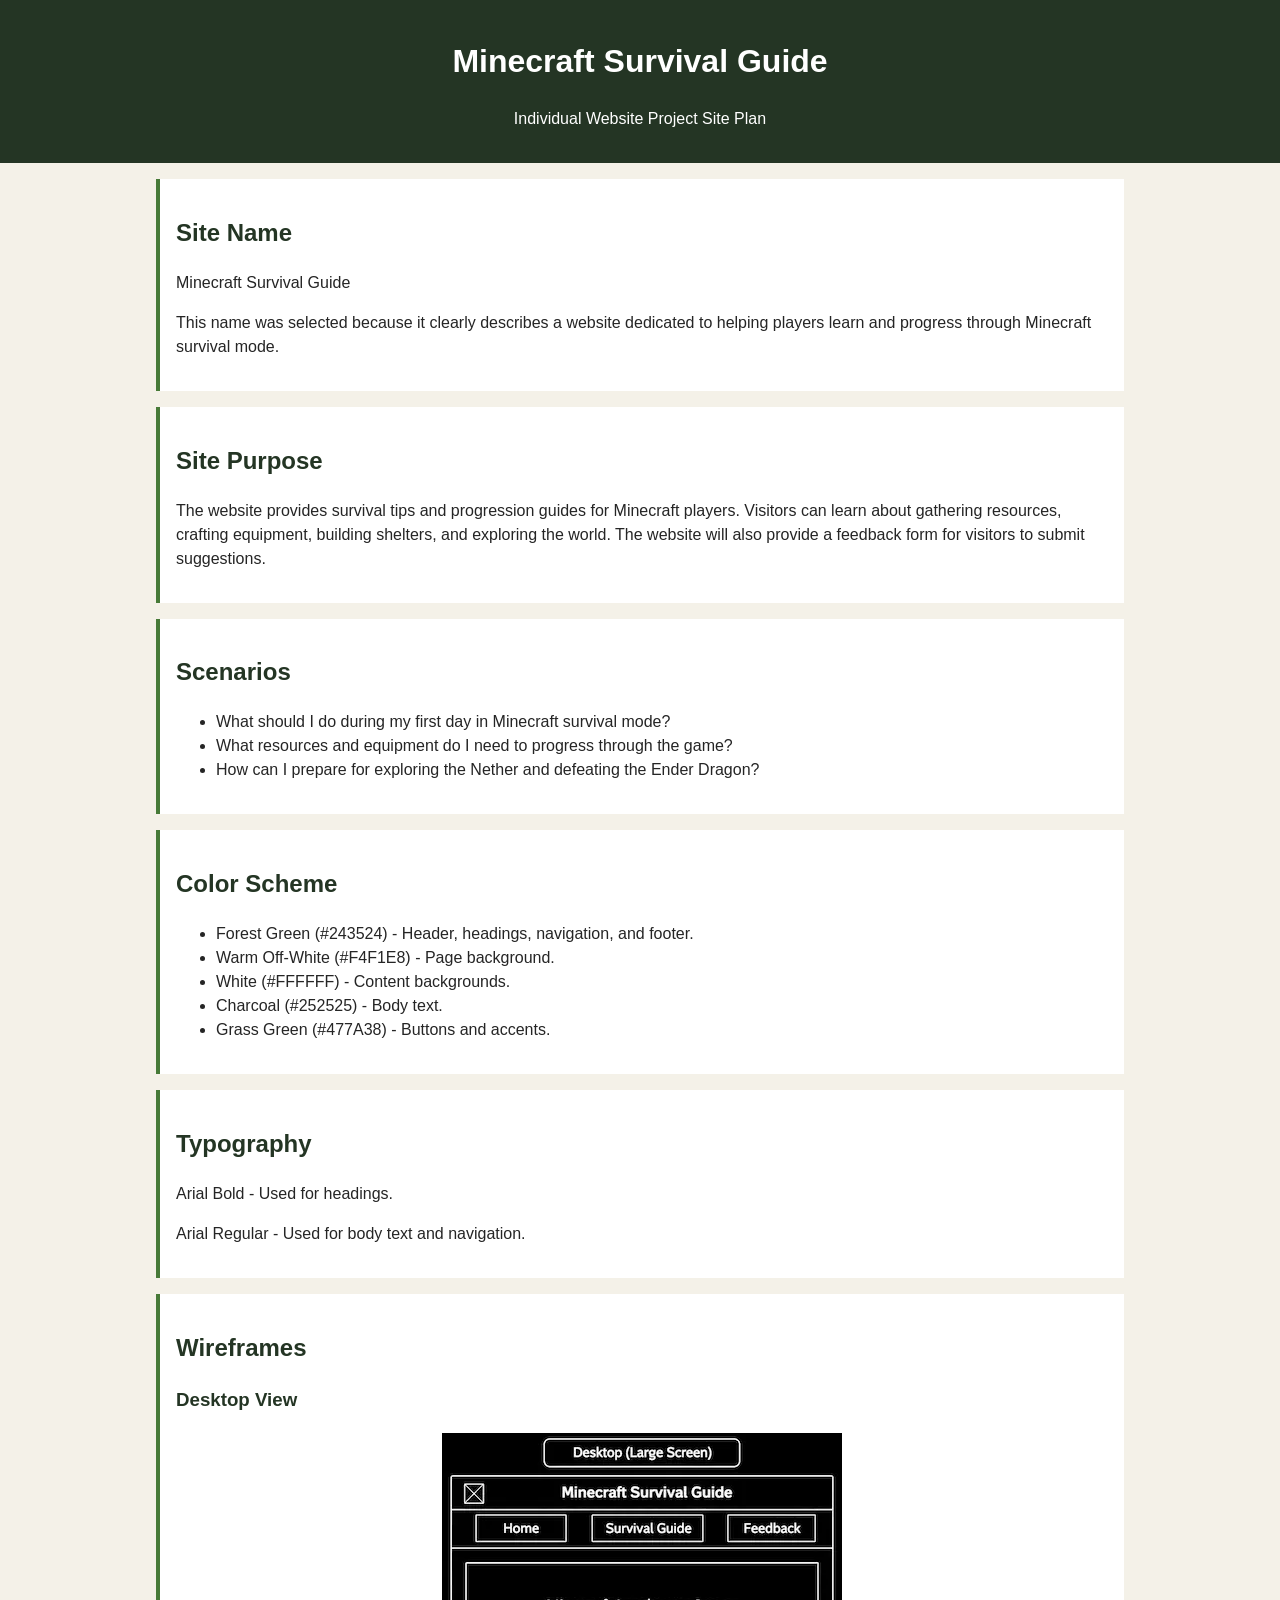
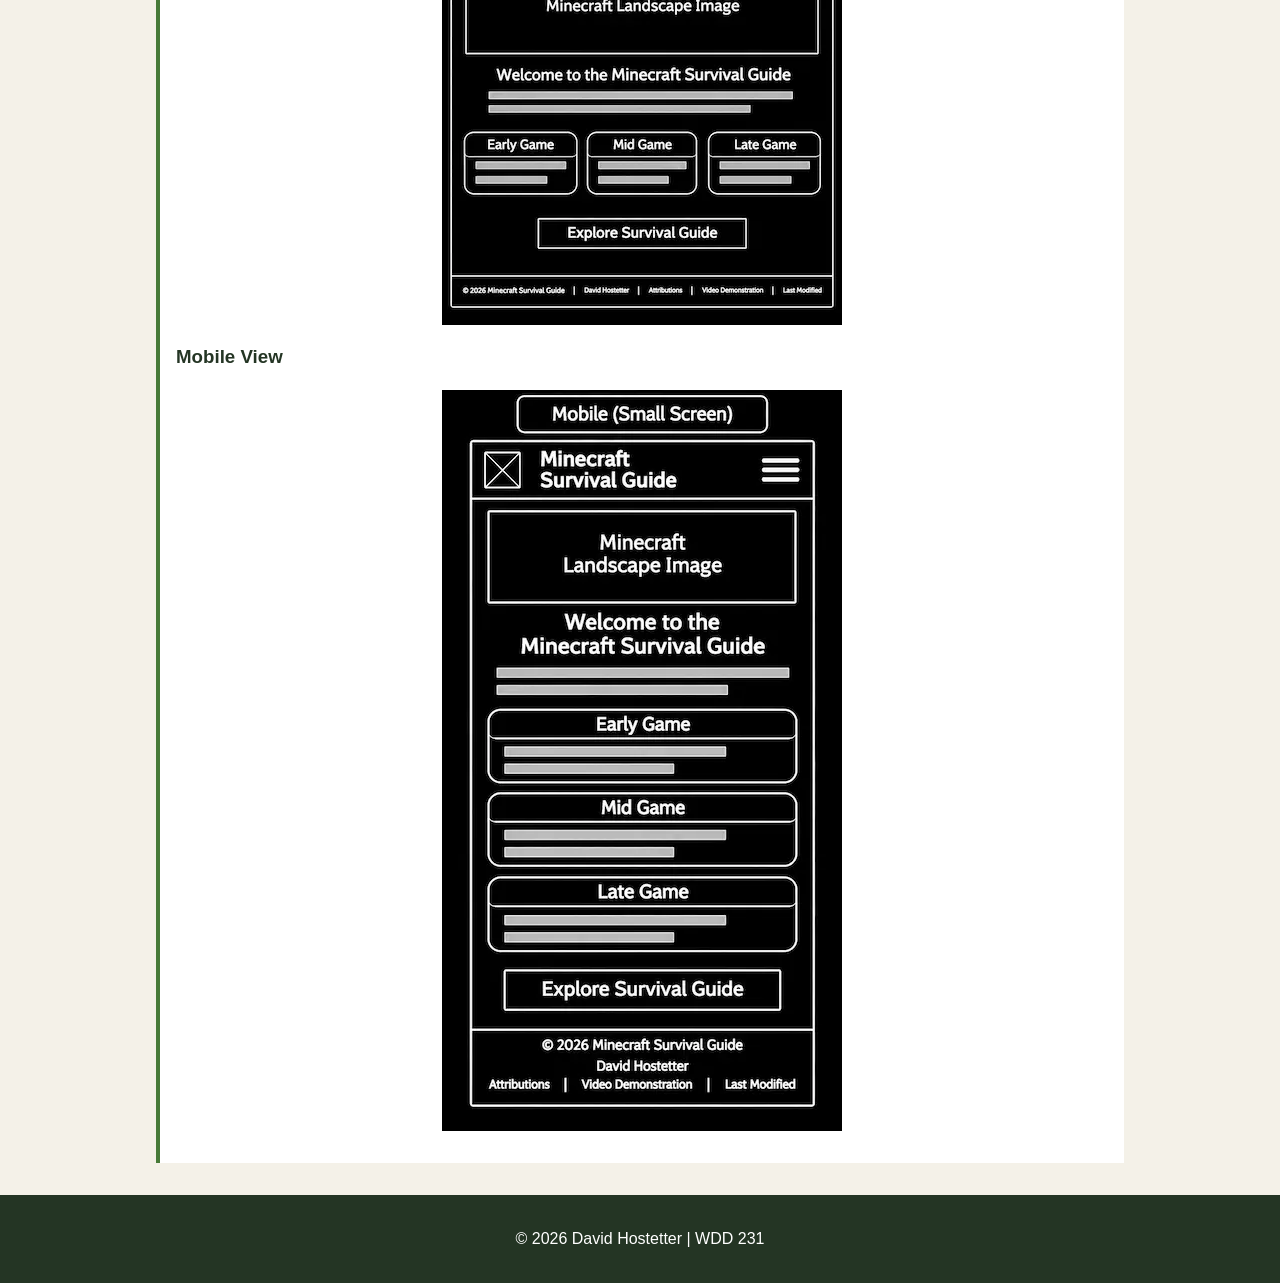
<file: final/siteplan.html>
<!DOCTYPE html>
<html lang="en">

<head>
    <meta charset="UTF-8">
    <meta name="viewport" content="width=device-width, initial-scale=1.0">
    <meta name="description" content="Website plan for the Minecraft Survival Guide.">
    <meta name="author" content="David Hostetter">
    <title>Minecraft Survival Guide | Site Plan</title>
    <link rel="stylesheet" href="styles/siteplan.css">
</head>

<body>
    <header>
        <h1>Minecraft Survival Guide</h1>
        <p>Individual Website Project Site Plan</p>
    </header>

    <main>
        <section>
            <h2>Site Name</h2>
            <p>Minecraft Survival Guide</p>
            <p>This name was selected because it clearly describes a website dedicated to helping players learn and
                progress through Minecraft survival mode.</p>
        </section>

        <section>
            <h2>Site Purpose</h2>
            <p>The website provides survival tips and progression guides for Minecraft players. Visitors can learn about
                gathering resources, crafting equipment, building shelters, and exploring the world. The website will
                also provide a feedback form for visitors to submit suggestions.</p>
        </section>

        <section>
            <h2>Scenarios</h2>
            <ul>
                <li>What should I do during my first day in Minecraft survival mode?</li>
                <li>What resources and equipment do I need to progress through the game?</li>
                <li>How can I prepare for exploring the Nether and defeating the Ender Dragon?</li>
            </ul>
        </section>

        <section>
            <h2>Color Scheme</h2>
            <ul>
                <li>Forest Green (#243524) - Header, headings, navigation, and footer.</li>
                <li>Warm Off-White (#F4F1E8) - Page background.</li>
                <li>White (#FFFFFF) - Content backgrounds.</li>
                <li>Charcoal (#252525) - Body text.</li>
                <li>Grass Green (#477A38) - Buttons and accents.</li>
            </ul>
        </section>

        <section>
            <h2>Typography</h2>
            <p>Arial Bold - Used for headings.</p>
            <p>Arial Regular - Used for body text and navigation.</p>
        </section>

        <section>
            <h2>Wireframes</h2>

            <h3>Desktop View</h3>
            <img src="images/minecraft-survival-guide-wireframe.drawio.webp"
                alt="Desktop wireframe of the Minecraft Survival Guide homepage">

            <h3>Mobile View</h3>
            <img src="images/minecraft-survival-guide-mobile-wireframe.drawio.webp"
                alt="Mobile wireframe of the Minecraft Survival Guide homepage">
        </section>
    </main>

    <footer>
        <p>&copy; 2026 David Hostetter | WDD 231</p>
    </footer>
</body>

</html>
</file>
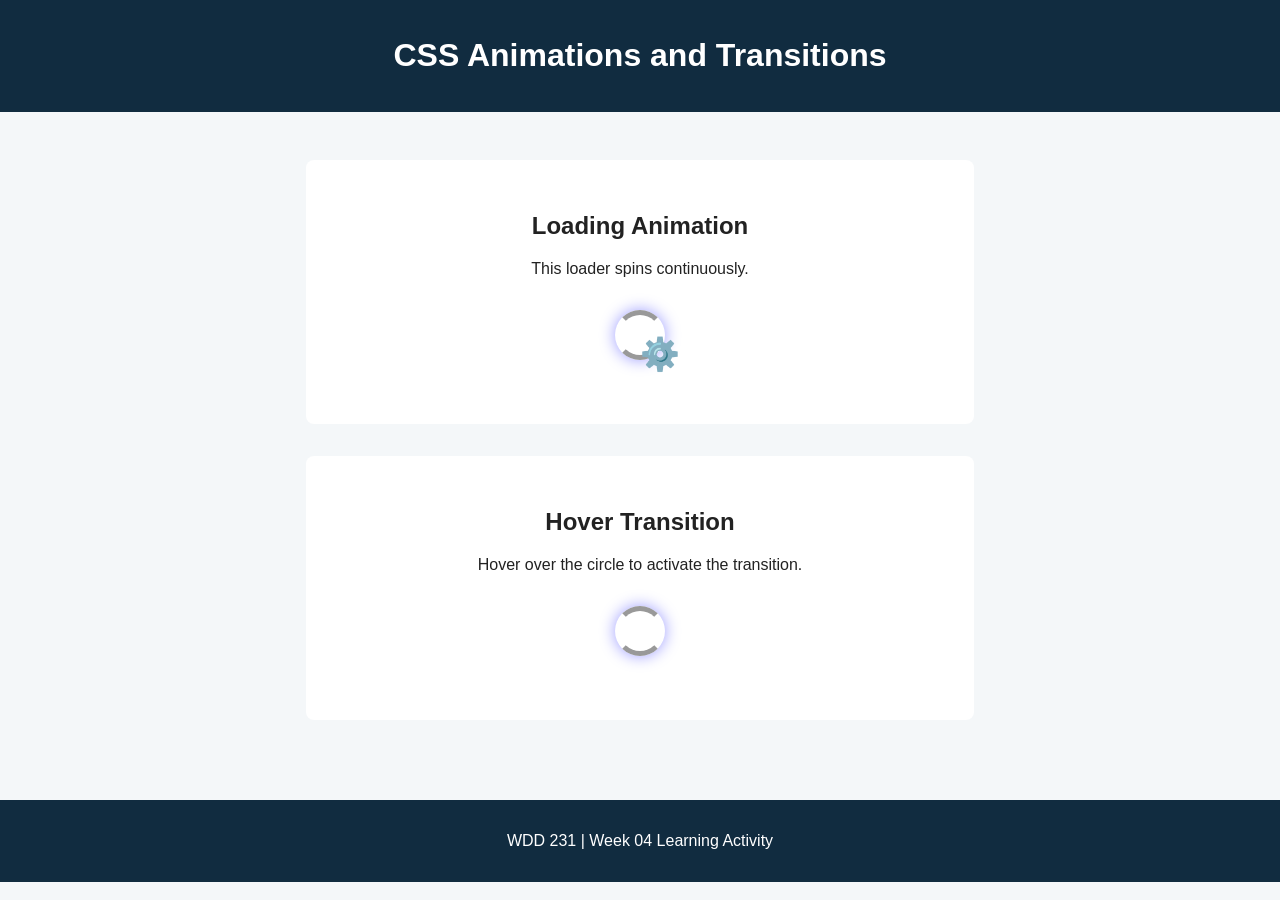
<file: week4/animations.html>
<!DOCTYPE html>
<html lang="en">

<head>
    <meta charset="UTF-8">
    <meta name="viewport" content="width=device-width, initial-scale=1.0">
    <meta name="description" content="WDD 231 CSS animations and transitions learning activity.">
    <title>CSS Animations and Transitions</title>
    <link rel="stylesheet" href="styles/animations.css">
</head>

<body>
    <header>
        <h1>CSS Animations and Transitions</h1>
    </header>

    <main>
        <section>
            <h2>Loading Animation</h2>
            <p>This loader spins continuously.</p>
            <div class="loader" role="img" aria-label="Animated loading gear"></div>
        </section>

        <section>
            <h2>Hover Transition</h2>
            <p>Hover over the circle to activate the transition.</p>
            <div class="loader-t" role="img" aria-label="Gear that animates when hovered"></div>
        </section>
    </main>

    <footer>
        <p>WDD 231 | Week 04 Learning Activity</p>
    </footer>
</body>

</html>
</file>
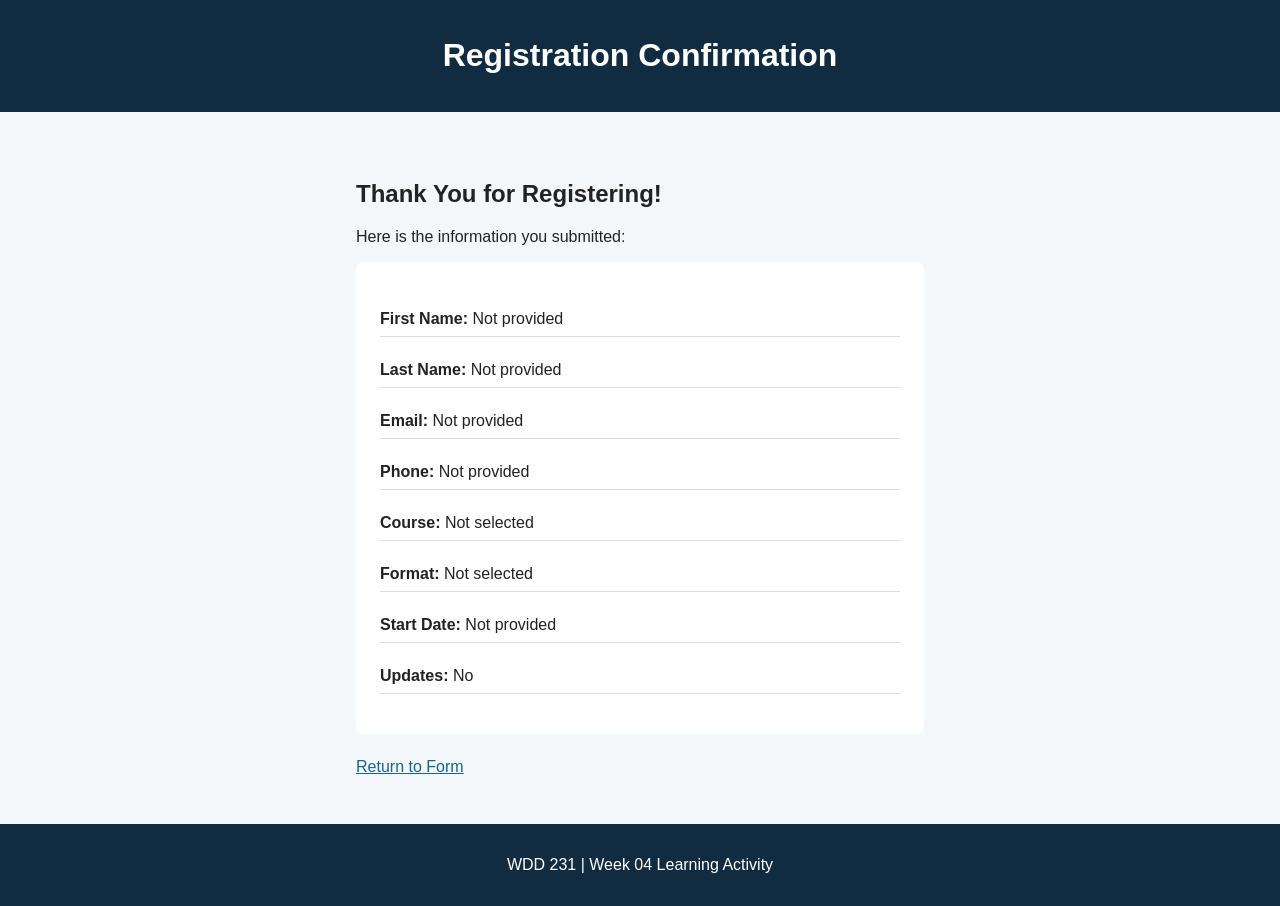
<file: week4/form-confirmation.html>
<!DOCTYPE html>
<html lang="en">

<head>
    <meta charset="UTF-8">
    <meta name="viewport" content="width=device-width, initial-scale=1.0">
    <meta name="description" content="Registration form confirmation page.">
    <title>Registration Confirmation</title>
    <link rel="stylesheet" href="styles/form.css">
    <script src="scripts/form-confirmation.js" defer></script>
</head>

<body>
    <header>
        <h1>Registration Confirmation</h1>
    </header>

    <main>
        <h2>Thank You for Registering!</h2>
        <p>Here is the information you submitted:</p>

        <section id="confirmation">
            <p><strong>First Name:</strong> <span id="firstName"></span></p>
            <p><strong>Last Name:</strong> <span id="lastName"></span></p>
            <p><strong>Email:</strong> <span id="email"></span></p>
            <p><strong>Phone:</strong> <span id="phone"></span></p>
            <p><strong>Course:</strong> <span id="course"></span></p>
            <p><strong>Format:</strong> <span id="format"></span></p>
            <p><strong>Start Date:</strong> <span id="startDate"></span></p>
            <p><strong>Updates:</strong> <span id="updates"></span></p>
        </section>

        <a href="form.html">Return to Form</a>
    </main>

    <footer>
        <p>WDD 231 | Week 04 Learning Activity</p>
    </footer>
</body>

</html>
</file>
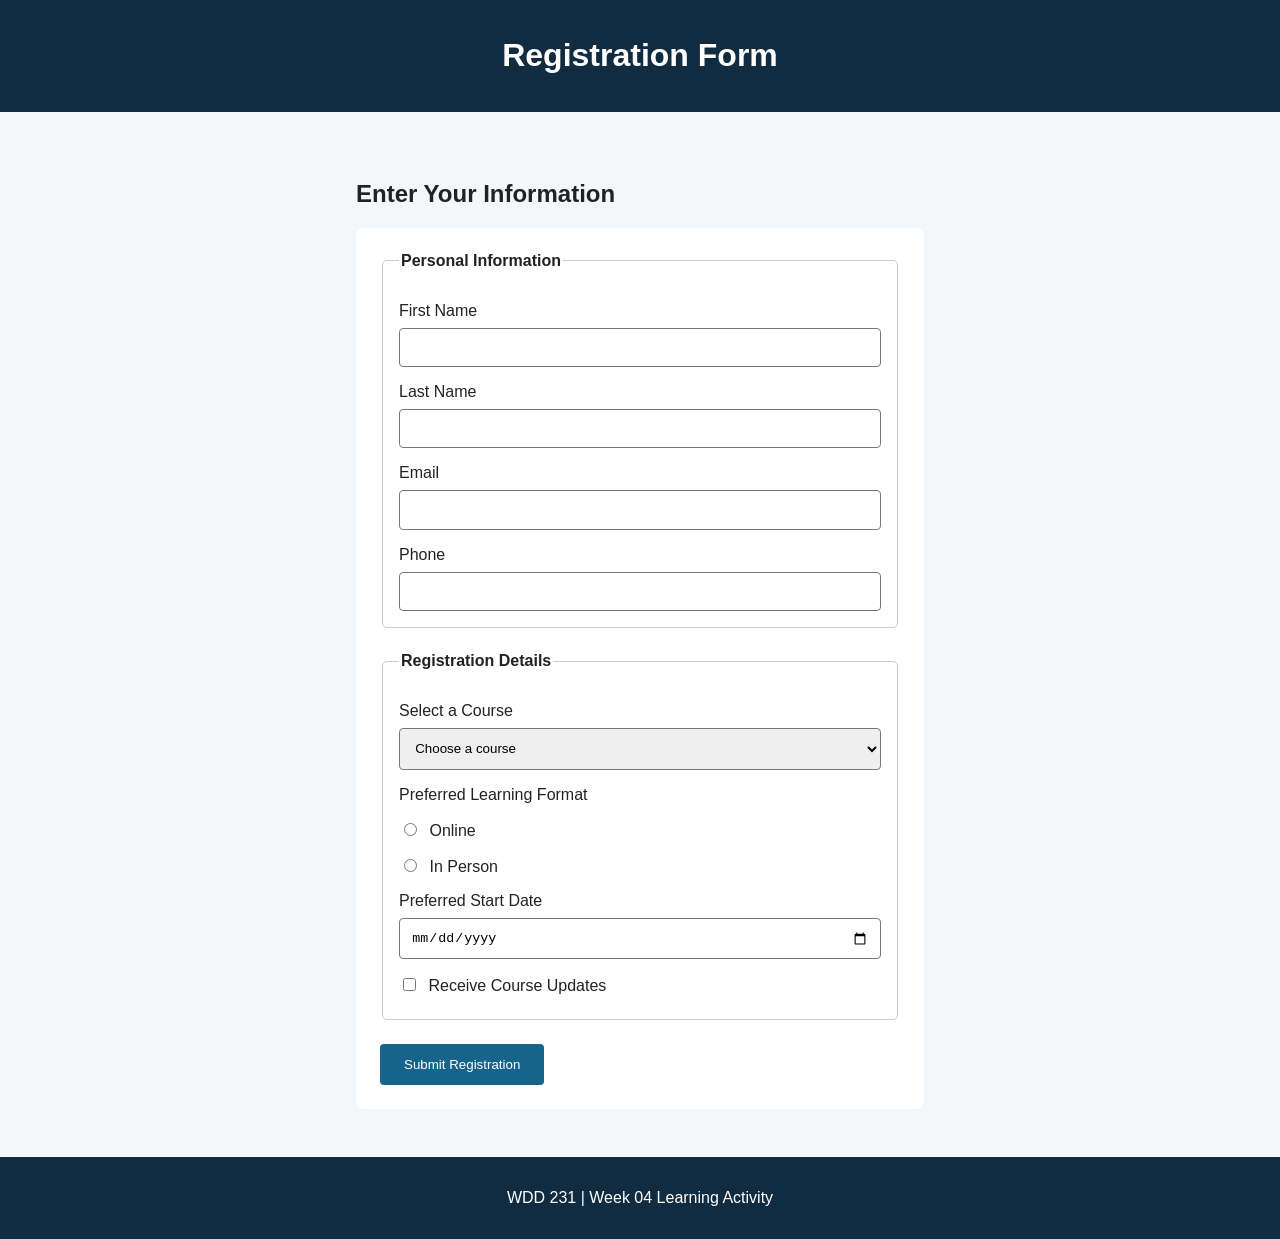
<file: week4/form.html>
<!DOCTYPE html>
<html lang="en">

<head>
    <meta charset="UTF-8">
    <meta name="viewport" content="width=device-width, initial-scale=1.0">
    <meta name="description" content="WDD 231 advanced forms learning activity.">
    <title>Registration Form</title>
    <link rel="stylesheet" href="styles/form.css">
</head>

<body>
    <header>
        <h1>Registration Form</h1>
    </header>

    <main>
        <h2>Enter Your Information</h2>

        <form method="get" action="form-confirmation.html">
            <fieldset>
                <legend>Personal Information</legend>

                <label for="firstName">First Name</label>
                <input type="text" id="firstName" name="firstName" required>

                <label for="lastName">Last Name</label>
                <input type="text" id="lastName" name="lastName" required>

                <label for="email">Email</label>
                <input type="email" id="email" name="email" required>

                <label for="phone">Phone</label>
                <input type="tel" id="phone" name="phone">
            </fieldset>

            <fieldset>
                <legend>Registration Details</legend>

                <label for="course">Select a Course</label>
                <select id="course" name="course" required>
                    <option value="">Choose a course</option>
                    <option value="WDD 131">WDD 131</option>
                    <option value="WDD 231">WDD 231</option>
                    <option value="CSE 210">CSE 210</option>
                </select>

                <p>Preferred Learning Format</p>

                <label>
                    <input type="radio" name="format" value="Online" required>
                    Online
                </label>

                <label>
                    <input type="radio" name="format" value="In Person">
                    In Person
                </label>

                <label for="startDate">Preferred Start Date</label>
                <input type="date" id="startDate" name="startDate" required>

                <label>
                    <input type="checkbox" name="updates" value="Yes">
                    Receive Course Updates
                </label>
            </fieldset>

            <button type="submit">Submit Registration</button>
        </form>
    </main>

    <footer>
        <p>WDD 231 | Week 04 Learning Activity</p>
    </footer>
</body>

</html>
</file>
<file: styles/small.css>
header {
    display: grid;
    grid-template-columns: 60px 1fr;
    align-items: center;
    gap: 12px;
    padding: 12px;
    background-color: #162437;
    color: #E3BD78;
}

.hamburger {
    background: none;
    border: none;
    color: #E3BD78;
    font-size: 2rem;
    cursor: pointer;
    width: 48px;
    height: 48px;
}

.hamburger::before {
    content: "\2630";
}

.hamburger.show::before {
    content: "\00D7";
}

#primary-nav {
    display: none;
    background-color: #162437;
}

#primary-nav.show {
    display: block;
}

#primary-nav ul {
    list-style: none;
    margin: 0;
    padding: 0;
}

#primary-nav a {
    display: block;
    padding: 12px;
    color: #E3BD78;
    text-decoration: none;
    min-height: 48px;
    box-sizing: border-box;
}

#primary-nav a:hover {
    background-color: #263D57;
}

#primary-nav .current a {
    background-color: #344B65;
    color: #FFFFFF;
    font-weight: 700;
    border-radius: 8px;
}

header span {
    font-size: 1.25rem;
    font-weight: 600;
}

body {
    min-height: 100vh;
    display: flex;
    flex-direction: column;
    font-family: 'Inter', Arial, sans-serif;
}

main {
    flex: 1;
    width: 100%;
    max-width: 1200px;
    margin: 0 auto;
    padding: 20px 16px;
    box-sizing: border-box;
}

footer {
    background-color: #162437;
    color: #E3BD78;
    padding: 24px 16px;
}

.social-links {
    display: flex;
    justify-content: center;
    align-items: center;
    column-gap: 1rem;
}

.social-links a {
    display: flex;
    align-items: center;
    justify-content: center;
    width: 48px;
    height: 48px;
}

/* Footer information */

.footer-info {
    text-align: center;
    margin-top: 16px;
}

.footer-info p {
    margin: 6px 0;
    font-size: 0.9rem;
    line-height: 1.5;
}

/* Main */

main h1 {
    color: #162437;
    margin-bottom: 20px;
}

main section {
    margin-bottom: 20px;
    border: 1px solid #D6DCE3;
    border-radius: 8px;
    overflow: hidden;
}

main section h2 {
    background-color: #162437;
    color: #E3BD78;
    padding: 12px 16px;
    margin: 0;
    font-size: 1.25rem;
    text-align: center;
}

.about-me p {
    padding: 16px;
    margin: 0;
    line-height: 1.6;
}

/* Student Photo */

.student-photo {
    text-align: center;
    padding-bottom: 16px;
}

.student-photo img {
    display: block;
    width: calc(100% - 32px);
    max-width: 300px;
    height: auto;
    margin: 16px auto 0;
    border-radius: 8px;
}

/* Certificate Course Cards */

#course-cards {
    display: grid;
    grid-template-columns: 1fr;
    gap: 12px;
    padding: 16px;
}

.course-card {
    background-color: #E8ECF1;
    color: #162437;
    padding: 16px;
    border-radius: 8px;
    text-align: center;
    font-weight: 600;
    border: 1px solid #C5CDD6;
}

.course-card.completed {
    background-color: #162437;
    color: #E3BD78;
    border-color: #162437;
}

/* Course Filter Buttons */

.course-filters {
    display: flex;
    justify-content: center;
    gap: 12px;
    padding: 20px 16px 4px;
}

.course-filters button {
    flex: 1;
    max-width: 180px;
    min-height: 48px;
    padding: 12px 16px;
    background-color: #344B65;
    color: #FFFFFF;
    border: 2px solid #344B65;
    border-radius: 8px;
    font-size: 1rem;
    font-weight: 600;
    cursor: pointer;
    transition: background-color 0.2s ease, color 0.2s ease;
}

.course-filters button:hover {
    background-color: #456382;
    color: #FFFFFF;
}

.course-filters button.active {
    background-color: #E3BD78;
    color: #162437;
    border-color: #162437;
}

/* Course credit total */
#total-credits {
    background-color: #F5F7FA;
    color: #162437;
    text-align: center;
    font-size: 1.1rem;
    font-weight: 700;
    padding: 16px;
    margin: 0 16px 16px;
    border: 1px solid #D6DCE3;
    border-radius: 8px;
}


/* Course Details Modal */
dialog {
    width: 90%;
    max-width: 600px;
    padding: 1.5rem;
    border: 1px solid #ccc;
    border-radius: 8px;
    background-color: white;
    color: #222;
    box-shadow: 0 0 2rem rgb(0 0 0 / 30%);
}

dialog::backdrop {
    background-color: rgb(0 0 0 / 60%);
}

dialog h2 {
    margin-top: 0;
}

dialog h3 {
    margin-top: 0.5rem;
}

dialog p {
    line-height: 1.6;
}

dialog button {
    position: absolute;
    top: 1rem;
    right: 1rem;
    padding: 0.5rem;
    border: 1px solid #ccc;
    border-radius: 4px;
    background-color: #eee;
    cursor: pointer;
}

dialog button:hover {
    background-color: #ddd;
}

dialog button:focus-visible {
    outline: 3px solid #17648b;
}
</file>
<file: styles/larger.css>
@media screen and (min-width: 768px) {

    body {
        display: grid;
        grid-template-columns: 1fr auto;
        grid-template-rows: auto 1fr auto;
        min-height: 100vh;
    }

    header {
        grid-column: 1;
        grid-row: 1;
        grid-template-columns: 60px 1fr;
        padding: 14px 24px;
    }

    .hamburger {
        display: none;
    }

    #primary-nav,
    #primary-nav.show {
        display: block;
        grid-column: 2;
        grid-row: 1;
        align-self: stretch;
        background-color: #162437;
    }

    #primary-nav ul {
        display: flex;
        align-items: center;
        height: 100%;
    }

    #primary-nav a {
        padding: 16px 24px;
    }

    main {
        grid-column: 1 / -1;
        grid-row: 2;
        min-width: 0;
    }

    footer {
        grid-column: 1 / -1;
        grid-row: 3;
    }

    /* Desktop Main Layout */

    main {
        display: grid;
        grid-template-columns: 2fr 1fr;
        gap: 20px;
        align-content: start;
    }

    main h1 {
        grid-column: 1 / -1;
        margin-bottom: 0;
    }

    .about-me {
        grid-column: 1;
    }

    .student-photo {
        grid-column: 2;
    }

    .certificate {
        grid-column: 1 / -1;
    }

    /* Desktop Course Card Layout */

    #course-cards {
        grid-template-columns: repeat(3, minmax(0, 1fr));
    }
}
</file>
<file: chamber/styles/small.css>
:root {
    --navy: #112c40;
    --paper: #f4f7f9;
    --ink: #1a2c38;
    --muted: #506273;
}

* {
    box-sizing: border-box;
}

body {
    margin: 0;
    font-family: "Roboto", Arial, sans-serif;
    line-height: 1.5;
    color: var(--ink);
    background: var(--paper);
}

h1,
h2,
h3 {
    line-height: 1.2;
}

img {
    max-width: 100%;
    height: auto;
}

a:focus-visible,
button:focus-visible {
    outline: 3px solid #b07812;
    outline-offset: 3px;
}

.site-header,
.menu-button,
.loading-message,
.member-card,
.events,
.weather,
.application-section form,
.membership-card,
.confirmation-card,
.discover-card {
    background: #ffffff;
}

.header-inner,
.intro-inner,
.directory-section,
.footer-inner,
.demo-note,
.hero,
.home-content,
.join-main,
.thankyou-main,
.discover-main {
    max-width: 1200px;
}

.header-inner,
.intro-inner,
.directory-section,
.footer-inner,
.hero,
.home-content,
.join-main,
.thankyou-main,
.discover-main {
    margin: auto;
}

.header-inner,
.brand,
.section-heading,
.view-controls,
.members-list,
.footer-links,
.hero-content {
    display: flex;
}

.header-inner,
.brand,
.section-heading,
.footer-links,
.footer-links a,
.hero-content {
    align-items: center;
}

.header-inner,
.section-heading,
.footer-links {
    flex-wrap: wrap;
}

.brand,
.menu-button,
.primary-nav a,
.view-controls button,
.member-info h3,
.events h2,
.weather h2,
.events h3,
.weather h3,
.visitor-message,
.discover-card h2 {
    color: var(--navy);
}

.brand,
.primary-nav a,
.footer-links a,
.join-button,
.submit-button,
.return-button,
.modal-link,
.close-modal {
    text-decoration: none;
}

.brand strong,
.brand small,
.member-card img,
.hero img,
.application-section label,
.application-section input:not([type="hidden"]),
.application-section select,
.application-section textarea,
.discover-card img {
    display: block;
}

.menu-button,
.view-controls,
.join-button,
.submit-button,
.return-button,
.modal-link,
.close-modal,
.visitor-message,
.discover-card img,
.discover-card button {
    border-radius: 6px;
}

.menu-button,
.view-controls button,
.submit-button,
.return-button,
.modal-link,
.close-modal,
.discover-card button {
    cursor: pointer;
}

.primary-nav a,
.eyebrow,
.view-controls button,
.member-info a,
.level,
.join-button,
.application-section label,
.visitor-message p {
    font-weight: bold;
}

.intro,
.submit-button,
.return-button,
.modal-link,
.close-modal,
.discover-card button {
    background: var(--navy);
}

.intro,
.hero-content,
.submit-button,
.return-button,
.modal-link,
.close-modal,
.discover-card button {
    color: #ffffff;
}

.section-heading,
.footer-links,
.hero-content {
    gap: 16px;
}

.members-grid,
.footer-inner,
.home-content,
.join-layout,
.membership-cards,
.discover-grid,
.discover-card {
    display: grid;
}

.members-grid,
.home-content,
.join-layout,
.membership-cards,
.discover-grid {
    gap: 20px;
}

.member-card,
.events,
.weather,
.discover-card {
    min-width: 0;
}

.member-card,
.events,
.weather,
.application-section form,
.membership-card,
.confirmation-card,
.membership-modal,
.discover-card {
    border: 1px solid #dce5ea;
    border-radius: 8px;
}

.member-card img,
.hero img,
.application-section input:not([type="hidden"]),
.application-section select,
.application-section textarea,
.discover-card img {
    width: 100%;
}

.member-card img,
.hero img,
.discover-card img {
    object-fit: cover;
}

.member-info,
.events,
.weather,
.application-section form,
.membership-card,
.confirmation-card,
.membership-modal,
.discover-card {
    padding: 20px;
}

.member-info p,
.site-footer p {
    margin: 5px 0;
}

.member-info p,
.member-info a,
.confirmation-details p {
    overflow-wrap: anywhere;
}

.level,
.join-button,
.submit-button,
.return-button,
.modal-link,
.close-modal {
    display: inline-block;
}

.hero-content,
.confirmation-details {
    padding: 15px;
}

.hero h1,
.visitor-message p,
.discover-card h2,
.discover-card figure,
.discover-card p {
    margin: 0;
}

.home-content,
.join-main,
.thankyou-main,
.discover-main {
    padding: 30px 18px;
}

.application-section input:not([type="hidden"]),
.application-section select,
.application-section textarea,
.submit-button,
.return-button,
.modal-link,
.close-modal,
.discover-card button {
    font: inherit;
}

.submit-button,
.return-button,
.modal-link,
.close-modal,
.discover-card button {
    padding: 10px 15px;
    border: 0;
}

.discover-grid,
.discover-card {
    grid-template-columns: minmax(0, 1fr);
}

.header-inner,
.section-heading {
    justify-content: space-between;
}

.header-inner {
    padding: 12px 18px;
}

.brand {
    gap: 8px;
    padding-right: 15px;
}

.brand img {
    width: 54px;
    height: 54px;
    object-fit: contain;
}

.brand strong {
    font-size: 1.08rem;
}

.brand small {
    font-size: .76rem;
}

.menu-button {
    padding: 5px 12px;
    border: 1px solid #bdcbd4;
    font-size: 1.5rem;
}

.primary-nav {
    display: none;
    flex-basis: 100%;
    padding-top: 12px;
}

.primary-nav.open {
    display: flex;
    flex-direction: column;
}

.primary-nav a {
    padding: 12px 15px;
}

.primary-nav a:hover,
.primary-nav a[aria-current] {
    background: #e4f1f8;
    color: #114e72;
}

.intro-inner {
    padding: 50px 20px;
}

.intro h1 {
    font-size: 2.5rem;
    margin: 12px 0;
}

.intro p:last-child {
    max-width: 620px;
    color: #e4f1f6;
}

.eyebrow {
    font-size: .8rem;
    color: #80500a;
}

.intro .eyebrow {
    color: #f2c56c;
}

.directory-section {
    padding: 40px 18px;
}

.section-heading {
    margin-bottom: 24px;
}

.section-heading h2 {
    margin: 6px 0;
}

.view-controls {
    gap: 6px;
    padding: 5px;
    background: #e3eaf0;
}

.view-controls button {
    padding: 8px 15px;
    border: none;
    background: transparent;
}

.view-controls button.active {
    background: var(--navy);
    color: #ffffff;
}

.members-grid {
    grid-template-columns: 1fr;
}

.members-grid[aria-busy="true"] {
    min-height: 2200px;
}

.loading-message {
    padding: 24px;
}

.member-card {
    overflow: hidden;
}

.member-card img {
    height: 165px;
    background: #dcebf2;
}

.member-info h3 {
    margin: 0 0 9px;
}

.member-info p {
    color: var(--muted);
}

.member-info a {
    color: #12577c;
}

.level {
    margin-bottom: 10px;
    padding: 4px 9px;
    border-radius: 15px;
    background: #eaf2f7;
    color: #164b6a;
    font-size: .75rem;
}

.level.gold {
    background: #fff0ca;
    color: #79510b;
}

.level.silver {
    background: #e9edf0;
    color: #43515d;
}

.members-list {
    flex-direction: column;
    gap: 10px;
}

.members-list .member-card {
    display: block;
    padding: 16px 20px;
}

.members-list .member-card img {
    display: none;
}

.members-list .member-info {
    padding: 0;
}

.site-footer {
    padding: 38px 18px 18px;
    background: #102b3d;
    color: #eef4f7;
}

.footer-inner {
    gap: 26px;
}

.site-footer h2 {
    font-size: 1rem;
}

.site-footer a {
    color: #f5d58d;
}

.footer-meta {
    font-size: .9rem;
}

.footer-links a {
    display: inline-flex;
    justify-content: center;
    width: 44px;
    height: 44px;
    border: 1px solid #f1c66d;
    border-radius: 50%;
    color: #f1c66d;
}

.footer-links a:hover {
    background: #f1c66d;
    color: #102d40;
}

.footer-links svg {
    width: 22px;
    height: 22px;
}

.demo-note {
    margin: 30px auto 0;
    padding-top: 15px;
    border-top: 1px solid #476171;
    color: #c8d6de;
    font-size: .8rem;
}

.hero {
    position: relative;
}

.hero img {
    height: auto;
    aspect-ratio: 12 / 5;
}

.hero-content {
    position: absolute;
    inset: 0;
    flex-direction: column;
    justify-content: center;
    background: #00000073;
    text-align: center;
}

.hero h1 {
    font-size: clamp(1.3rem, 4vw, 2.5rem);
}

.join-button {
    padding: 10px 20px;
    background: #f2c56c;
    color: #112c40;
}

.join-button:hover {
    background: #ffe0a0;
}

.events h2,
.weather h2 {
    margin-top: 0;
}

.events article+article {
    border-top: 1px solid #dce5ea;
    margin-top: 20px;
    padding-top: 10px;
}

#forecast p {
    margin: 8px 0;
}

#spotlights[aria-busy="true"] {
    min-height: 200px;
}

.home-content+.directory-section {
    padding-top: 10px;
}

.join-layout {
    margin-top: 20px;
}

.application-section label {
    margin-bottom: 15px;
}

.application-section input:not([type="hidden"]),
.application-section select,
.application-section textarea {
    margin-top: 5px;
    padding: 10px;
}

.membership-card {
    animation: appear .6s ease-out both;
}

@keyframes appear {
    from {
        opacity: 0;
        transform: translateY(20px);
    }

    to {
        opacity: 1;
        transform: translateY(0);
    }
}

.membership-modal {
    width: 90%;
    max-width: 500px;
}

.membership-modal::backdrop {
    background: #00000099;
}

.thankyou-main {
    max-width: 750px;
}

.confirmation-details {
    background: var(--paper);
}

@media (prefers-reduced-motion: reduce) {
    .membership-card {
        animation: none;
    }
}

.visitor-message {
    min-height: 60px;
    padding: 15px 20px;
    margin-bottom: 24px;
    border-left: 4px solid #b07812;
    background: #fff0ca;
}

.discover-grid {
    grid-template-areas:
        "card1"
        "card2"
        "card3"
        "card4"
        "card5"
        "card6"
        "card7"
        "card8";
}

.discover-card {
    grid-template-areas:
        "title"
        "photo"
        "address"
        "description"
        "button";
    gap: 12px;
}

.discover-card h2 {
    grid-area: title;
    font-size: 1.3rem;
}

.discover-card figure {
    grid-area: photo;
}

.discover-card img {
    aspect-ratio: 3 / 2;
}

.discover-card address {
    grid-area: address;
    color: var(--muted);
    font-style: normal;
}

.discover-card p {
    grid-area: description;
}

.discover-card button {
    grid-area: button;
}

.discover-card button:hover {
    background: #114e72;
}

.discover-grid:empty {
    min-height: 100vh;
}
</file>
<file: chamber/styles/larger.css>
@media (min-width: 640px) {

    .members-grid {
        grid-template-columns: repeat(2,
                minmax(0, 1fr));
    }

    .members-grid[aria-busy="true"] {
        min-height: 1150px;
    }

    .intro-inner {
        padding: 75px 24px 82px;
    }

    .directory-section {
        padding: 50px 24px 85px;
    }

    .footer-inner {
        grid-template-columns: 1.5fr 1fr;
    }

    .members-list .member-info {
        display: grid;
        grid-template-columns:
            minmax(140px, 1.4fr) minmax(160px, 1fr) minmax(120px, 1fr);
        gap: 8px 16px;
        align-items: center;
    }

    .members-list .member-info .level {
        grid-column: 1;
        grid-row: 2;
        justify-self: start;
        margin: 0;
    }

    .members-list .member-info h3 {
        grid-column: 1;
        grid-row: 1;
    }

    .members-list .member-info p {
        margin: 0;
    }
}

@media (min-width: 900px) {

    .header-inner {
        flex-wrap: nowrap;
    }

    .menu-button {
        display: none;
    }

    .primary-nav,
    .primary-nav.open {
        display: flex;
        flex-basis: auto;
        flex-direction: row;
        padding: 0;
        gap: 6px;
    }

    .members-grid {
        grid-template-columns: repeat(3,
                minmax(0, 1fr));
    }

    .members-grid[aria-busy="true"] {
        min-height: 900px;
    }

    .footer-inner {
        grid-template-columns: 1.5fr 1fr 1.2fr;
    }

    .footer-meta {
        text-align: right;
    }
}

@media (min-width: 640px) {
    .home-content {
        grid-template-columns: 2fr 1fr;
        padding: 40px 24px;
    }

    #spotlights.members-grid {
        grid-template-columns: repeat(2, minmax(0, 1fr));
    }
}


@media (min-width: 768px) {
    .join-layout {
        grid-template-columns: 3fr 2fr;
        align-items: start;
    }
}

@media (min-width: 641px) {

    .discover-grid {
        grid-template-areas:
            "card1"
            "card2"
            "card3"
            "card4"
            "card5"
            "card6"
            "card7"
            "card8";
    }

    .discover-card {
        grid-template-columns: minmax(0, 1fr) minmax(0, 1fr);
        grid-template-areas:
            "photo title"
            "photo address"
            "photo description"
            "button button";
        align-items: start;
    }
}

@media (min-width: 1025px) {

    .discover-grid {
        grid-template-columns: repeat(2, minmax(0, 1fr));
        grid-template-areas:
            "card1 card2"
            "card3 card4"
            "card5 card6"
            "card7 card8";
    }

    .discover-card {
        grid-template-columns: minmax(0, 1fr) minmax(0, 1fr);
        grid-template-areas:
            "title title"
            "photo address"
            "photo description"
            "button button";
    }
}

@media (min-width: 641px) and (hover: hover) {

    .discover-card img {
        transition: filter .3s ease;
    }

    .discover-card img:hover {
        filter: brightness(1.15);
    }
}
</file>
<file: styles/prophets.css>
:root {
    --primary-color: #23395b;
    --secondary-color: #406e8e;
    --background-color: #f4f6f8;
    --card-background: #ffffff;
    --text-color: #252525;
    --border-color: #d8dfe6;
}

* {
    box-sizing: border-box;
}

body {
    font-family: Arial, Helvetica, sans-serif;
    background-color: var(--background-color);
    color: var(--text-color);
    margin: 0;
}

header {
    background-color: var(--primary-color);
    color: white;
    text-align: center;
    padding: 1.5rem;
}

h1 {
    margin: 0;
    font-size: 2rem;
}

main {
    max-width: 1400px;
    margin: 0 auto;
    padding: 2rem 1rem;
}

#cards {
    display: grid;
    grid-template-columns: repeat(auto-fit, minmax(min(100%, 280px), 1fr));
    gap: 1.5rem;
}

#cards section {
    background-color: var(--card-background);
    border: 1px solid var(--border-color);
    border-radius: 8px;
    padding: 1.5rem;
    text-align: center;
    box-shadow: 0 3px 8px rgba(0, 0, 0, 0.08);
}

#cards h2 {
    color: var(--primary-color);
    font-size: 1.4rem;
    margin: 0 0 1rem;
}

#cards p {
    font-size: 0.95rem;
    line-height: 1.5;
    margin: 0.5rem 0;
}

#cards img {
    display: block;
    width: 100%;
    max-width: 340px;
    height: auto;
    margin: 1rem auto 0;
    border-radius: 4px;
}

footer {
    background-color: var(--primary-color);
    color: white;
    text-align: center;
    padding: 1.5rem;
    margin-top: 2rem;
}
</file>
<file: final/styles/siteplan.css>
* {
    box-sizing: border-box;
}

body {
    margin: 0;
    font-family: Arial, sans-serif;
    background-color: #f4f1e8;
    color: #252525;
    line-height: 1.5;
}

header,
footer {
    background-color: #243524;
    color: #ffffff;
    text-align: center;
    padding: 1rem;
}

main {
    max-width: 1000px;
    margin: auto;
    padding: 1rem;
}

section {
    background-color: #ffffff;
    padding: 1rem;
    margin-bottom: 1rem;
    border-left: 4px solid #477a38;
}

h2,
h3 {
    color: #243524;
}

img {
    display: block;
    max-width: 100%;
    height: auto;
    margin: 1rem auto;
}
</file>
<file: week4/styles/animations.css>
* {
    box-sizing: border-box;
}

body {
    font-family: Arial, sans-serif;
    margin: 0;
    text-align: center;
    background-color: #f4f7f9;
    color: #222;
}

header,
footer {
    background-color: #112c40;
    color: white;
    padding: 1rem;
}

main {
    max-width: 700px;
    margin: 2rem auto;
    padding: 1rem;
}

section {
    background-color: white;
    padding: 2rem;
    margin-bottom: 2rem;
    border-radius: 8px;
}

/* Shared loader styles */
.loader,
.loader-t {
    position: relative;
    margin: 2rem auto;
    width: 50px;
    height: 50px;
    border: 5px solid transparent;
    border-color: #999 transparent #999 transparent;
    border-radius: 50%;
    box-shadow: 0 0 1rem rgb(0 0 255 / 40%);
}

.loader::after,
.loader-t::after {
    content: '⚙️';
    position: absolute;
    top: 50%;
    left: 50%;
    font-size: 2rem;
}

/* Continuous animation */
.loader {
    animation: spin 1.5s linear infinite;
}

.loader::after {
    animation: pulse 1.5s ease-in-out infinite;
}

@keyframes spin {
    100% {
        transform: rotate(360deg);
    }
}

@keyframes pulse {

    0%,
    100% {
        transform: translate(-50%, -50%) scale(1);
    }

    50% {
        transform: translate(-50%, -50%) scale(1.25);
    }
}

/* Hover transition */
.loader-t {
    transition: transform 1.5s linear;
}

.loader-t::after {
    transform: translate(-50%, -50%) scale(0);
    transition: transform 1.5s ease-in-out;
}

.loader-t:hover {
    transform: rotate(360deg);
}

.loader-t:hover::after {
    transform: translate(-50%, -50%) scale(1.5);
}

/* Accessibility */
@media (prefers-reduced-motion: reduce) {

    .loader,
    .loader::after {
        animation: none;
    }

    .loader-t,
    .loader-t::after {
        transition: none;
    }
}
</file>
<file: week4/styles/form.css>
* {
    box-sizing: border-box;
}

body {
    font-family: Arial, sans-serif;
    margin: 0;
    background-color: #f4f7f9;
    color: #222;
}

header,
footer {
    background-color: #112c40;
    color: white;
    text-align: center;
    padding: 1rem;
}

main {
    max-width: 600px;
    margin: 2rem auto;
    padding: 1rem;
}

form,
#confirmation {
    background-color: white;
    padding: 1.5rem;
    border-radius: 8px;
}

fieldset {
    border: 1px solid #ccc;
    border-radius: 5px;
    margin-bottom: 1.5rem;
    padding: 1rem;
}

legend {
    font-weight: bold;
}

label {
    display: block;
    margin: 1rem 0 0.5rem;
}

input:not([type="radio"]):not([type="checkbox"]),
select {
    display: block;
    width: 100%;
    padding: 0.7rem;
    border: 1px solid #777;
    border-radius: 4px;
}

input[type="radio"],
input[type="checkbox"] {
    margin-right: 0.5rem;
}

button {
    background-color: #17648b;
    color: white;
    border: none;
    border-radius: 4px;
    padding: 0.8rem 1.5rem;
    cursor: pointer;
}

button:hover {
    background-color: #112c40;
}

button:focus-visible,
a:focus-visible {
    outline: 3px solid #e3b45a;
    outline-offset: 3px;
}

#confirmation p {
    padding: 0.5rem 0;
    border-bottom: 1px solid #ddd;
}

a {
    display: inline-block;
    margin-top: 1.5rem;
    color: #17648b;
}
</file>
